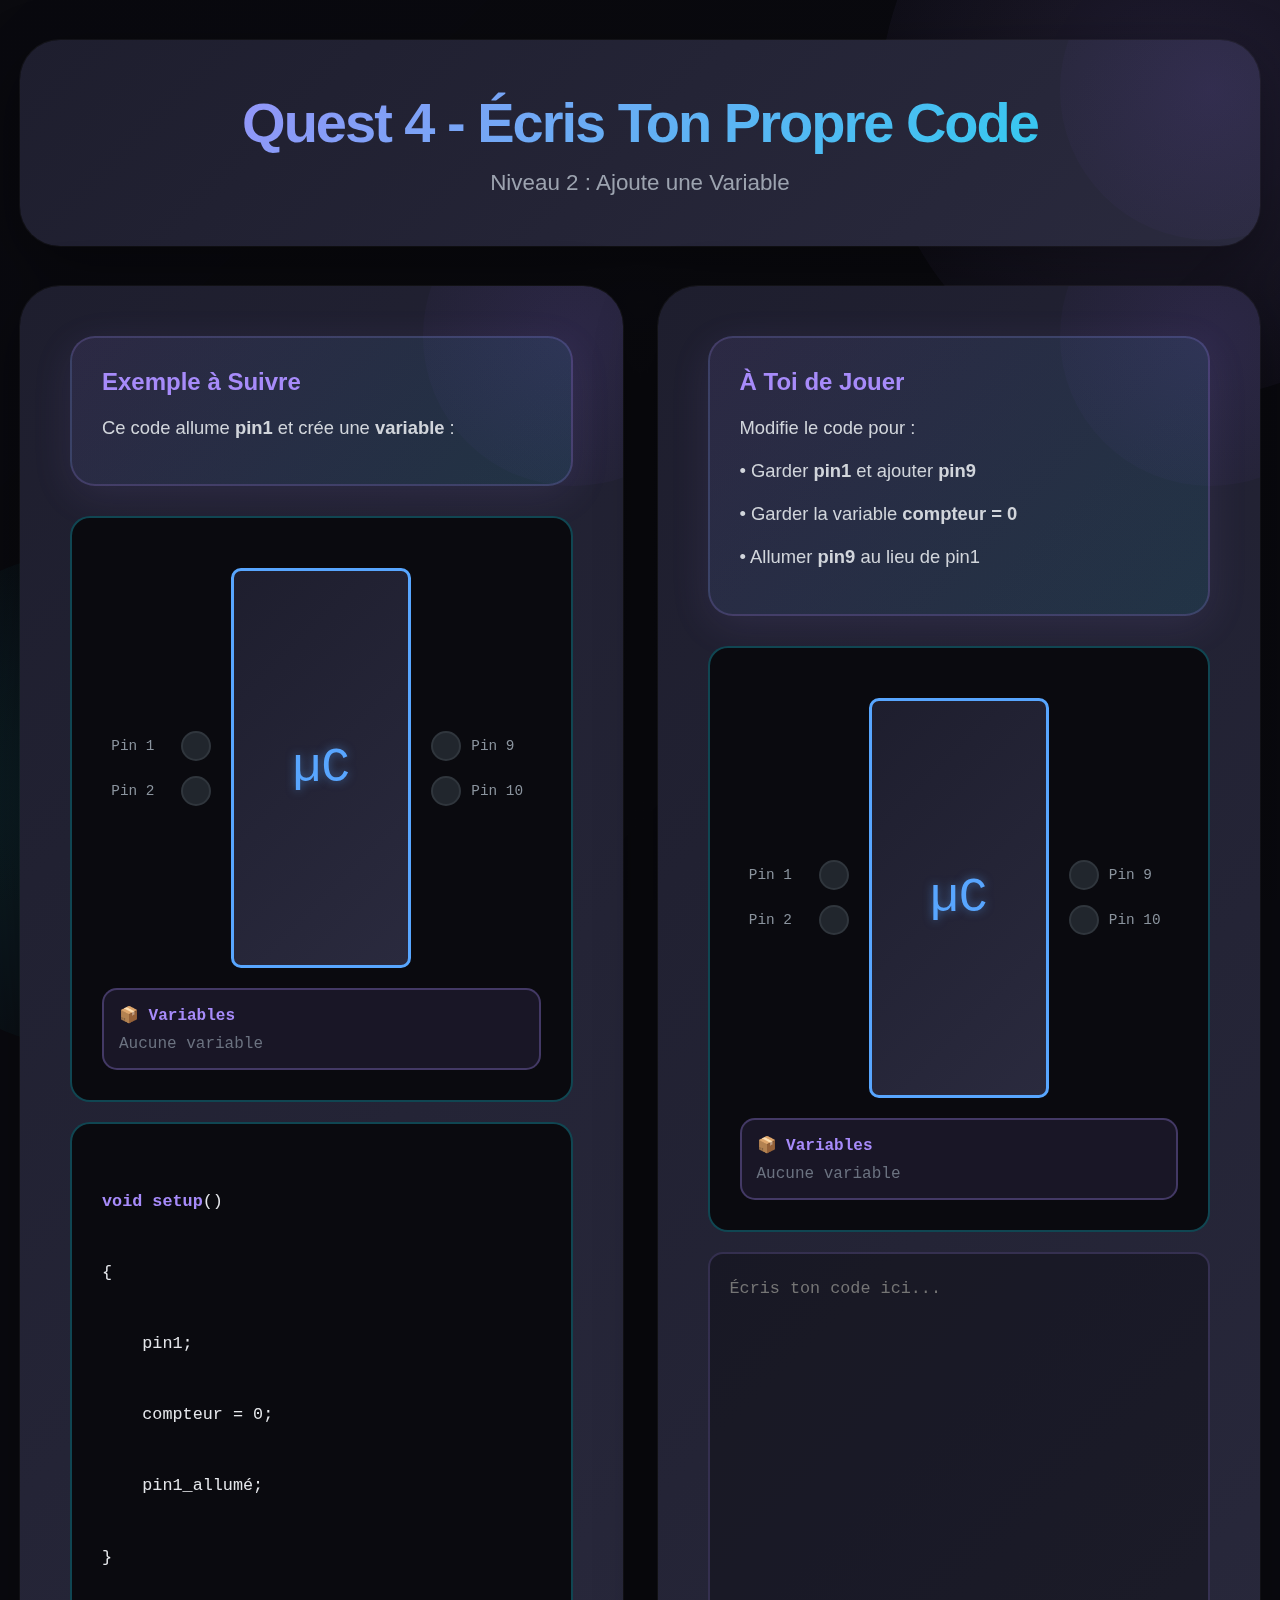
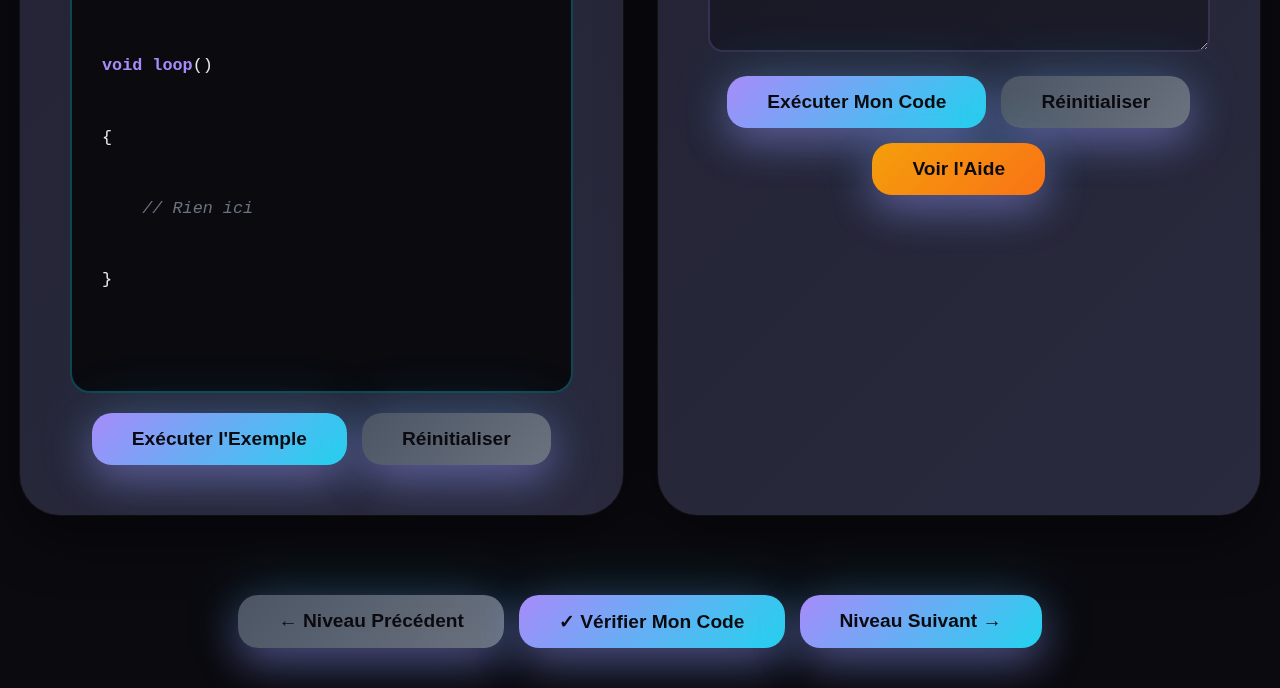
<file: index.html>
<!DOCTYPE html>
<html lang="fr">
<head>
    <meta charset="UTF-8">
    <meta name="viewport" content="width=device-width, initial-scale=1.0">
    <title>Quest 4 - Niveau 2</title>
    <link rel="stylesheet" href="css/styles.css">
</head>
<body>
    <div class="video-background">
        <video autoplay muted loop playsinline>
            <source src="https://assets.mixkit.co/videos/preview/mixkit-set-of-plateaus-seen-from-the-heights-in-a-sunset-26070-large.mp4" type="video/mp4">
        </video>
    </div>

    <div class="container">
        <div class="blob-card header">
            <h1>Quest 4 - Écris Ton Propre Code</h1>
            <div class="level-info">Niveau 2 : Ajoute une Variable</div>
        </div>

        <div class="main-grid">
            <!-- Left side: Example -->
            <div class="blob-card">
                <div class="challenge-box">
                    <h4>Exemple à Suivre</h4>
                    <p>Ce code allume <strong>pin1</strong> et crée une <strong>variable</strong> :</p>
                </div>

                <div class="microcontroller-container">
                    <div class="microcontroller">
                        <div class="pins-left">
                            <div class="pin">
                                <span class="pin-label">Pin 1</span>
                                <div class="led" id="example-led1"></div>
                            </div>
                            <div class="pin">
                                <span class="pin-label">Pin 2</span>
                                <div class="led" id="example-led2"></div>
                            </div>
                        </div>
                        
                        <div class="chip">µC</div>
                        
                        <div class="pins-right">
                            <div class="pin">
                                <div class="led" id="example-led9"></div>
                                <span class="pin-label">Pin 9</span>
                            </div>
                            <div class="pin">
                                <div class="led" id="example-led10"></div>
                                <span class="pin-label">Pin 10</span>
                            </div>
                        </div>
                    </div>
                    
                    <div class="variables-display" id="exampleVariables">
                        <h5>📦 Variables</h5>
                        <div id="exampleVarList"></div>
                    </div>
                </div>

                <div class="code-display" id="exampleCode">
<div class="code-line"><span class="keyword">void setup</span>()</div>
<div class="code-line">{</div>
<div class="code-line">    pin1;</div>
<div class="code-line">    compteur = 0;</div>
<div class="code-line">    pin1_allumé;</div>
<div class="code-line">}</div>
<div class="code-line"></div>
<div class="code-line"><span class="keyword">void loop</span>()</div>
<div class="code-line">{</div>
<div class="code-line">    <span class="comment">// Rien ici</span></div>
<div class="code-line">}</div>
                </div>

                <div class="controls">
                    <button class="btn" onclick="runExample()"><span>Exécuter l'Exemple</span></button>
                    <button class="btn btn-secondary" onclick="resetExample()"><span>Réinitialiser</span></button>
                </div>

                <div class="hint-box" id="hintBox">
                    <h5>Aide</h5>
                    <p><strong>Étape 1 :</strong> Garde la ligne <code>pin1;</code></p>
                    <p><strong>Étape 2 :</strong> Ajoute <code>pin9;</code> après pin1</p>
                    <p><strong>Étape 3 :</strong> Garde la variable <code>compteur = 0;</code></p>
                    <p><strong>Étape 4 :</strong> Change <code>pin1_allumé;</code> en <code>pin9_allumé;</code></p>
                    <p><strong>Ordre important :</strong> Déclarations de pins d'abord, puis variables, puis actions sur les pins</p>
                </div>
            </div>

            <!-- Right side: Student code -->
            <div class="blob-card">
                <div class="challenge-box">
                    <h4>À Toi de Jouer</h4>
                    <p>Modifie le code pour :</p>
                    <p>• Garder <strong>pin1</strong> et ajouter <strong>pin9</strong></p>
                    <p>• Garder la variable <strong>compteur = 0</strong></p>
                    <p>• Allumer <strong>pin9</strong> au lieu de pin1</p>
                </div>

                <div class="microcontroller-container">
                    <div class="microcontroller">
                        <div class="pins-left">
                            <div class="pin">
                                <span class="pin-label">Pin 1</span>
                                <div class="led" id="student-led1"></div>
                            </div>
                            <div class="pin">
                                <span class="pin-label">Pin 2</span>
                                <div class="led" id="student-led2"></div>
                            </div>
                        </div>
                        
                        <div class="chip">µC</div>
                        
                        <div class="pins-right">
                            <div class="pin">
                                <div class="led" id="student-led9"></div>
                                <span class="pin-label">Pin 9</span>
                            </div>
                            <div class="pin">
                                <div class="led" id="student-led10"></div>
                                <span class="pin-label">Pin 10</span>
                            </div>
                        </div>
                    </div>
                    
                    <div class="variables-display" id="studentVariables">
                        <h5>📦 Variables</h5>
                        <div id="studentVarList"></div>
                    </div>
                </div>

                <div id="studentCodeDisplay" class="code-display" style="display: none;"></div>
                <textarea class="code-editor" id="codeEditor" placeholder="Écris ton code ici..."></textarea>

                <div class="controls">
                    <button class="btn" id="btnExecute" onclick="runStudentCode()"><span>Exécuter Mon Code</span></button>
                    <button class="btn btn-stop" id="btnStop" onclick="stopExecution()"><span>⏹ Arrêter</span></button>
                    <button class="btn btn-secondary" onclick="resetStudent()"><span>Réinitialiser</span></button>
                    <button class="btn btn-hint" onclick="toggleHint()"><span>Voir l'Aide</span></button>
                </div>
            </div>
        </div>

        <div class="controls" style="margin-top: 40px;">
            <button class="btn btn-secondary" onclick="prevLevel()"><span>← Niveau Précédent</span></button>
            <button class="btn" onclick="checkCode()"><span>✓ Vérifier Mon Code</span></button>
            <button class="btn" onclick="nextLevel()"><span>Niveau Suivant →</span></button>
        </div>

        <div class="blob-card feedback-box" id="feedbackBox">
            <h4 id="feedbackTitle"></h4>
            <p id="feedbackText"></p>
        </div>
    </div>

    <!-- Load JavaScript modules in correct order -->
    <script src="js/config.js"></script>
    <script src="js/ui-manager.js"></script>
    <script src="js/code-executor.js"></script>
    <script src="js/validator.js"></script>
    <script src="js/main.js"></script>
</body>
</html>
</file>
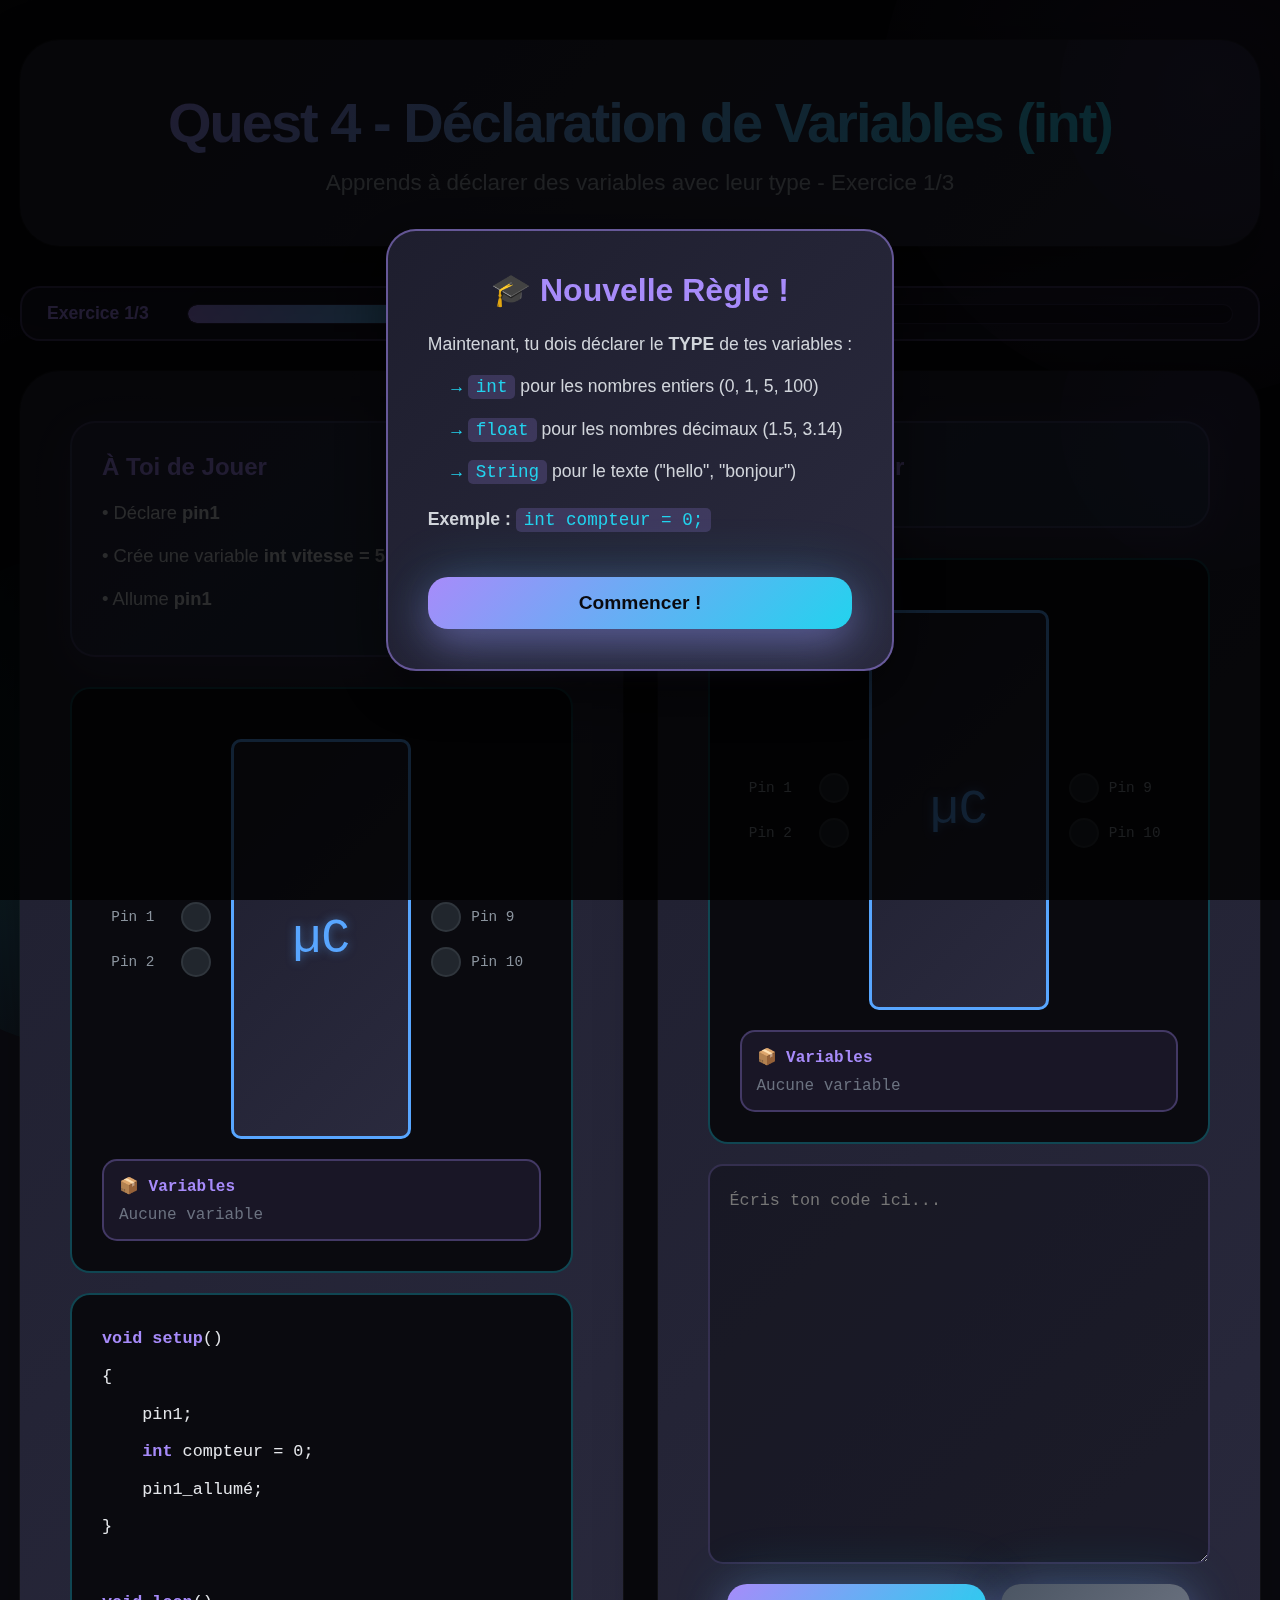
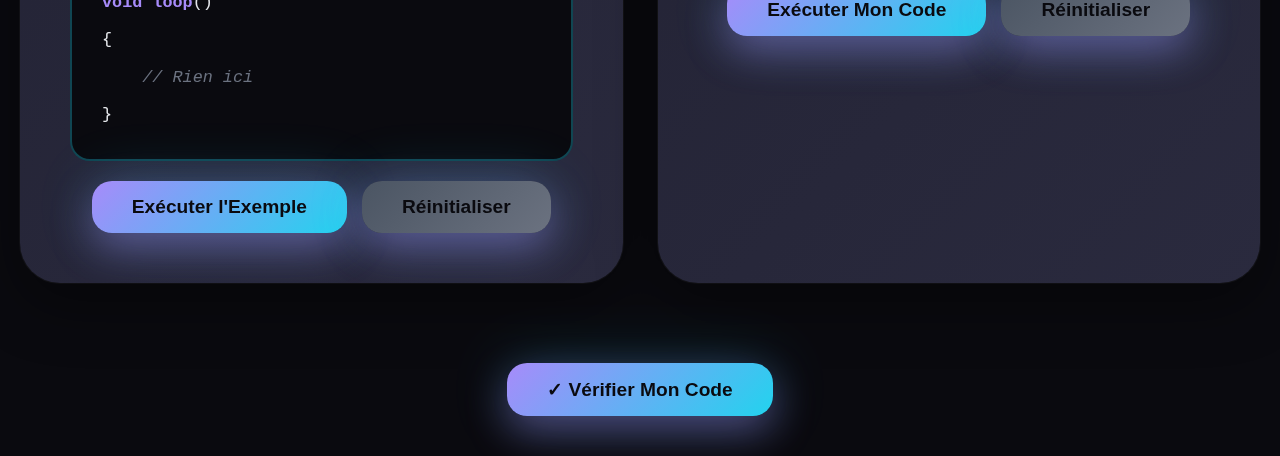
<file: niveau1.html>
<!DOCTYPE html>
<html lang="fr">
<head>
    <meta charset="UTF-8">
    <meta name="viewport" content="width=device-width, initial-scale=1.0">
    <title>Quest 4 - Niveau 1</title>
    <link rel="stylesheet" href="css/styles.css">
    <style>
        /* Progress Bar Styles */
        .progress-container {
            background: rgba(167, 139, 250, 0.1);
            border: 2px solid rgba(167, 139, 250, 0.3);
            border-radius: 20px;
            padding: 15px 25px;
            margin-bottom: 30px;
            display: flex;
            align-items: center;
            gap: 20px;
        }

        .progress-label {
            color: #a78bfa;
            font-weight: 700;
            font-size: 1.1em;
            min-width: 120px;
        }

        .progress-bar-bg {
            flex: 1;
            height: 20px;
            background: rgba(0, 0, 0, 0.3);
            border-radius: 10px;
            overflow: hidden;
            border: 1px solid rgba(167, 139, 250, 0.2);
        }

        .progress-bar-fill {
            height: 100%;
            background: linear-gradient(90deg, #a78bfa, #22d3ee);
            border-radius: 10px;
            transition: width 0.5s ease;
            box-shadow: 0 0 10px rgba(167, 139, 250, 0.5);
            width: 33.33%;
        }

        /* Popup Modal Styles */
        .popup-overlay {
            position: fixed;
            top: 0;
            left: 0;
            width: 100%;
            height: 100%;
            background: rgba(0, 0, 0, 0.8);
            z-index: 1000;
            display: none;
            align-items: center;
            justify-content: center;
        }

        .popup-overlay.visible {
            display: flex;
            animation: fadeIn 0.3s ease-out;
        }

        .popup-content {
            background: linear-gradient(135deg, #1e1e2e 0%, #2a2a3e 100%);
            border: 2px solid rgba(167, 139, 250, 0.5);
            border-radius: 30px;
            padding: 40px;
            max-width: 600px;
            box-shadow: 0 20px 60px rgba(0, 0, 0, 0.5);
            position: relative;
        }

        .popup-content h3 {
            color: #a78bfa;
            font-size: 2em;
            margin-bottom: 20px;
            text-align: center;
        }

        .popup-content p, .popup-content li {
            color: #d1d5db;
            font-size: 1.1em;
            line-height: 1.8;
            margin-bottom: 10px;
        }

        .popup-content ul {
            list-style-type: none;
            padding-left: 0;
        }

        .popup-content li {
            padding-left: 20px;
            position: relative;
        }

        .popup-content li:before {
            content: "→";
            position: absolute;
            left: 0;
            color: #22d3ee;
        }

        .popup-content code {
            background: rgba(167, 139, 250, 0.2);
            padding: 2px 8px;
            border-radius: 5px;
            color: #22d3ee;
            font-family: 'Courier New', monospace;
        }

        .popup-close-btn {
            margin-top: 30px;
            width: 100%;
        }

        /* Success Animation */
        .success-message {
            position: fixed;
            top: 50%;
            left: 50%;
            transform: translate(-50%, -50%) scale(0);
            background: linear-gradient(135deg, #10b981, #059669);
            color: white;
            padding: 30px 50px;
            border-radius: 20px;
            font-size: 2em;
            font-weight: 800;
            z-index: 2000;
            box-shadow: 0 20px 60px rgba(16, 185, 129, 0.5);
            opacity: 0;
        }

        .success-message.show {
            animation: successPop 2s ease-out forwards;
        }

        @keyframes successPop {
            0% {
                transform: translate(-50%, -50%) scale(0);
                opacity: 0;
            }
            20% {
                transform: translate(-50%, -50%) scale(1.2);
                opacity: 1;
            }
            80% {
                transform: translate(-50%, -50%) scale(1);
                opacity: 1;
            }
            100% {
                transform: translate(-50%, -50%) scale(0.8);
                opacity: 0;
            }
        }
    </style>
</head>
<body>
    <div class="video-background">
        <video autoplay muted loop playsinline>
            <source src="https://assets.mixkit.co/videos/preview/mixkit-set-of-plateaus-seen-from-the-heights-in-a-sunset-26070-large.mp4" type="video/mp4">
        </video>
    </div>

    <div class="container">
        <div class="blob-card header">
            <h1>Quest 4 - Déclaration de Variables</h1>
            <div class="level-info">Apprends à déclarer des variables avec leur type - Exercice 1/3</div>
        </div>

        <!-- Progress Bar -->
        <div class="progress-container">
            <div class="progress-label" id="progressText">Exercice 1/3</div>
            <div class="progress-bar-bg">
                <div class="progress-bar-fill" id="progressBar"></div>
            </div>
        </div>

        <div class="main-grid">
            <!-- Left side: Example -->
            <div class="blob-card">
                <div class="challenge-box">
                    <h4>Exemple à Suivre</h4>
                    <p>Ce code utilise une variable <strong>int</strong> :</p>
                </div>

                <div class="microcontroller-container">
                    <div class="microcontroller">
                        <div class="pins-left">
                            <div class="pin">
                                <span class="pin-label">Pin 1</span>
                                <div class="led" id="example-led1"></div>
                            </div>
                            <div class="pin">
                                <span class="pin-label">Pin 2</span>
                                <div class="led" id="example-led2"></div>
                            </div>
                        </div>
                        
                        <div class="chip">µC</div>
                        
                        <div class="pins-right">
                            <div class="pin">
                                <div class="led" id="example-led9"></div>
                                <span class="pin-label">Pin 9</span>
                            </div>
                            <div class="pin">
                                <div class="led" id="example-led10"></div>
                                <span class="pin-label">Pin 10</span>
                            </div>
                        </div>
                    </div>
                    
                    <div class="variables-display" id="exampleVariables">
                        <h5>📦 Variables</h5>
                        <div id="exampleVarList"></div>
                    </div>
                </div>

                <div class="code-display" id="exampleCode">
                    <!-- Will be populated by JavaScript -->
                </div>

                <div class="controls">
                    <button class="btn" onclick="runExample()"><span>Exécuter l'Exemple</span></button>
                    <button class="btn btn-secondary" onclick="resetExample()"><span>Réinitialiser</span></button>
                </div>
            </div>

            <!-- Right side: Student code -->
            <div class="blob-card">
                <div class="challenge-box">
                    <h4>À Toi de Jouer</h4>
                    <!-- Instructions will be populated by JavaScript -->
                </div>

                <div class="microcontroller-container">
                    <div class="microcontroller">
                        <div class="pins-left">
                            <div class="pin">
                                <span class="pin-label">Pin 1</span>
                                <div class="led" id="student-led1"></div>
                            </div>
                            <div class="pin">
                                <span class="pin-label">Pin 2</span>
                                <div class="led" id="student-led2"></div>
                            </div>
                        </div>
                        
                        <div class="chip">µC</div>
                        
                        <div class="pins-right">
                            <div class="pin">
                                <div class="led" id="student-led9"></div>
                                <span class="pin-label">Pin 9</span>
                            </div>
                            <div class="pin">
                                <div class="led" id="student-led10"></div>
                                <span class="pin-label">Pin 10</span>
                            </div>
                        </div>
                    </div>
                    
                    <div class="variables-display" id="studentVariables">
                        <h5>📦 Variables</h5>
                        <div id="studentVarList"></div>
                    </div>
                </div>

                <div id="studentCodeDisplay" class="code-display" style="display: none;"></div>
                <textarea class="code-editor" id="codeEditor" placeholder="Écris ton code ici..."></textarea>

                <div class="controls">
                    <button class="btn" id="btnExecute" onclick="runStudentCode()"><span>Exécuter Mon Code</span></button>
                    <button class="btn btn-stop" id="btnStop" onclick="stopExecution()"><span>⏹ Arrêter</span></button>
                    <button class="btn btn-secondary" onclick="resetStudent()"><span>Réinitialiser</span></button>
                </div>
            </div>
        </div>

        <div class="controls" style="margin-top: 40px;">
            <button class="btn" onclick="checkCode()"><span>✓ Vérifier Mon Code</span></button>
        </div>

        <div class="blob-card feedback-box" id="feedbackBox">
            <h4 id="feedbackTitle"></h4>
            <p id="feedbackText"></p>
        </div>
    </div>

    <!-- Rule Popup -->
    <div class="popup-overlay" id="rulePopup">
        <div class="popup-content">
            <h3 id="popupTitle">Nouvelle Règle</h3>
            <div id="popupContent"></div>
            <button class="btn popup-close-btn" onclick="closePopup()"><span>Commencer !</span></button>
        </div>
    </div>

    <!-- Success Message -->
    <div class="success-message" id="successMessage">
        ✓ Excellent !
    </div>

    <!-- Load JavaScript modules in correct order -->
    <script src="js/config.js"></script>
    <script src="js/level-configs.js"></script>
    <script src="js/ui-manager.js"></script>
    <script src="js/code-executor.js"></script>
    <script src="js/validator.js"></script>
    <script src="js/main.js"></script>
    
    <script>
        // Initialize level on page load
        document.addEventListener('DOMContentLoaded', function() {
            loadCurrentExercise();
        });
    </script>
</body>
</html>
</file>
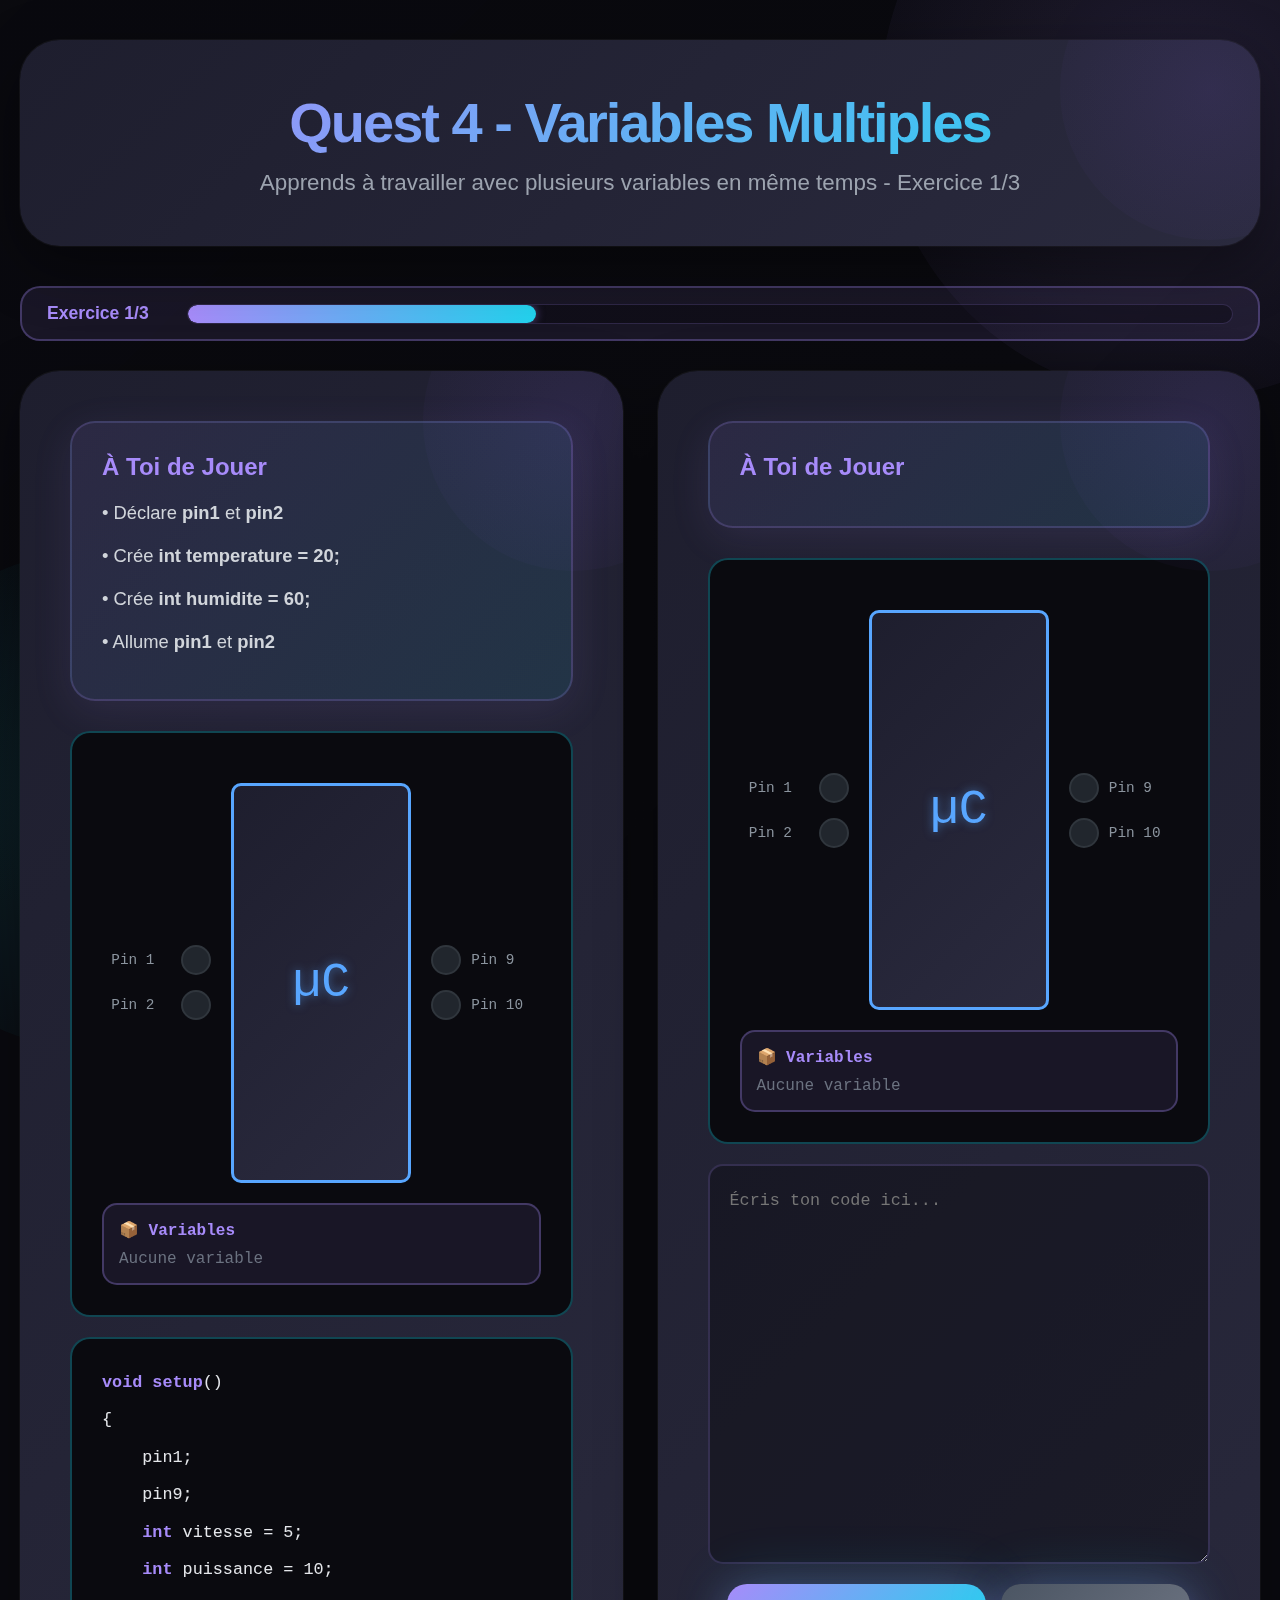
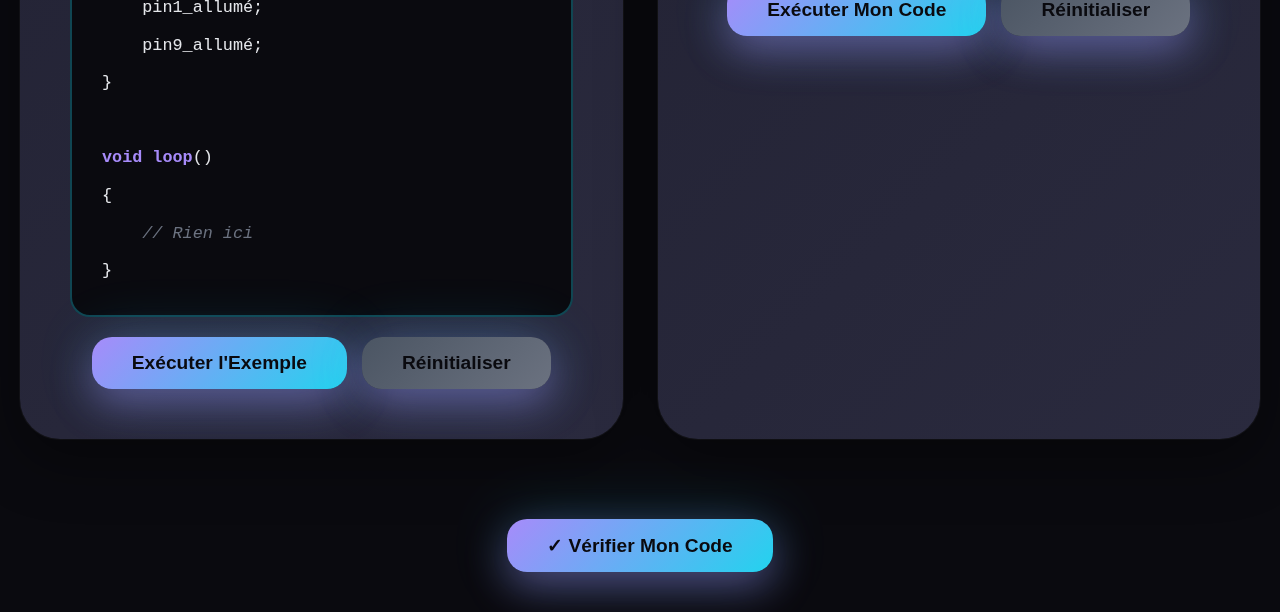
<file: niveau2.html>
<!DOCTYPE html>
<html lang="fr">
<head>
    <meta charset="UTF-8">
    <meta name="viewport" content="width=device-width, initial-scale=1.0">
    <title>Quest 4 - Niveau 2</title>
    <link rel="stylesheet" href="css/styles.css">
    <style>
        /* Progress Bar Styles */
        .progress-container {
            background: rgba(167, 139, 250, 0.1);
            border: 2px solid rgba(167, 139, 250, 0.3);
            border-radius: 20px;
            padding: 15px 25px;
            margin-bottom: 30px;
            display: flex;
            align-items: center;
            gap: 20px;
        }

        .progress-label {
            color: #a78bfa;
            font-weight: 700;
            font-size: 1.1em;
            min-width: 120px;
        }

        .progress-bar-bg {
            flex: 1;
            height: 20px;
            background: rgba(0, 0, 0, 0.3);
            border-radius: 10px;
            overflow: hidden;
            border: 1px solid rgba(167, 139, 250, 0.2);
        }

        .progress-bar-fill {
            height: 100%;
            background: linear-gradient(90deg, #a78bfa, #22d3ee);
            border-radius: 10px;
            transition: width 0.5s ease;
            box-shadow: 0 0 10px rgba(167, 139, 250, 0.5);
            width: 33.33%;
        }

        /* Popup Modal Styles */
        .popup-overlay {
            position: fixed;
            top: 0;
            left: 0;
            width: 100%;
            height: 100%;
            background: rgba(0, 0, 0, 0.8);
            z-index: 1000;
            display: none;
            align-items: center;
            justify-content: center;
        }

        .popup-overlay.visible {
            display: flex;
            animation: fadeIn 0.3s ease-out;
        }

        .popup-content {
            background: linear-gradient(135deg, #1e1e2e 0%, #2a2a3e 100%);
            border: 2px solid rgba(167, 139, 250, 0.5);
            border-radius: 30px;
            padding: 40px;
            max-width: 600px;
            box-shadow: 0 20px 60px rgba(0, 0, 0, 0.5);
            position: relative;
        }

        .popup-content h3 {
            color: #a78bfa;
            font-size: 2em;
            margin-bottom: 20px;
            text-align: center;
        }

        .popup-content p, .popup-content li {
            color: #d1d5db;
            font-size: 1.1em;
            line-height: 1.8;
            margin-bottom: 10px;
        }

        .popup-content ul {
            list-style-type: none;
            padding-left: 0;
        }

        .popup-content li {
            padding-left: 20px;
            position: relative;
        }

        .popup-content li:before {
            content: "→";
            position: absolute;
            left: 0;
            color: #22d3ee;
        }

        .popup-content code {
            background: rgba(167, 139, 250, 0.2);
            padding: 2px 8px;
            border-radius: 5px;
            color: #22d3ee;
            font-family: 'Courier New', monospace;
        }

        .popup-close-btn {
            margin-top: 30px;
            width: 100%;
        }

        /* Success Animation */
        .success-message {
            position: fixed;
            top: 50%;
            left: 50%;
            transform: translate(-50%, -50%) scale(0);
            background: linear-gradient(135deg, #10b981, #059669);
            color: white;
            padding: 30px 50px;
            border-radius: 20px;
            font-size: 2em;
            font-weight: 800;
            z-index: 2000;
            box-shadow: 0 20px 60px rgba(16, 185, 129, 0.5);
            opacity: 0;
        }

        .success-message.show {
            animation: successPop 2s ease-out forwards;
        }

        @keyframes successPop {
            0% {
                transform: translate(-50%, -50%) scale(0);
                opacity: 0;
            }
            20% {
                transform: translate(-50%, -50%) scale(1.2);
                opacity: 1;
            }
            80% {
                transform: translate(-50%, -50%) scale(1);
                opacity: 1;
            }
            100% {
                transform: translate(-50%, -50%) scale(0.8);
                opacity: 0;
            }
        }
    </style>
</head>
<body>
    <div class="video-background">
        <video autoplay muted loop playsinline>
            <source src="https://assets.mixkit.co/videos/preview/mixkit-set-of-plateaus-seen-from-the-heights-in-a-sunset-26070-large.mp4" type="video/mp4">
        </video>
    </div>

    <div class="container">
        <div class="blob-card header">
            <h1>Quest 4 - Variables Multiples</h1>
            <div class="level-info">Apprends à travailler avec plusieurs variables en même temps - Exercice 1/3</div>
        </div>

        <!-- Progress Bar -->
        <div class="progress-container">
            <div class="progress-label" id="progressText">Exercice 1/3</div>
            <div class="progress-bar-bg">
                <div class="progress-bar-fill" id="progressBar"></div>
            </div>
        </div>

        <div class="main-grid">
            <!-- Left side: Example -->
            <div class="blob-card">
                <div class="challenge-box">
                    <h4>Exemple à Suivre</h4>
                    <p>Ce code utilise plusieurs variables <strong>int</strong> :</p>
                </div>

                <div class="microcontroller-container">
                    <div class="microcontroller">
                        <div class="pins-left">
                            <div class="pin">
                                <span class="pin-label">Pin 1</span>
                                <div class="led" id="example-led1"></div>
                            </div>
                            <div class="pin">
                                <span class="pin-label">Pin 2</span>
                                <div class="led" id="example-led2"></div>
                            </div>
                        </div>
                        
                        <div class="chip">µC</div>
                        
                        <div class="pins-right">
                            <div class="pin">
                                <div class="led" id="example-led9"></div>
                                <span class="pin-label">Pin 9</span>
                            </div>
                            <div class="pin">
                                <div class="led" id="example-led10"></div>
                                <span class="pin-label">Pin 10</span>
                            </div>
                        </div>
                    </div>
                    
                    <div class="variables-display" id="exampleVariables">
                        <h5>📦 Variables</h5>
                        <div id="exampleVarList"></div>
                    </div>
                </div>

                <div class="code-display" id="exampleCode">
                    <!-- Will be populated by JavaScript -->
                </div>

                <div class="controls">
                    <button class="btn" onclick="runExample()"><span>Exécuter l'Exemple</span></button>
                    <button class="btn btn-secondary" onclick="resetExample()"><span>Réinitialiser</span></button>
                </div>
            </div>

            <!-- Right side: Student code -->
            <div class="blob-card">
                <div class="challenge-box">
                    <h4>À Toi de Jouer</h4>
                    <!-- Instructions will be populated by JavaScript -->
                </div>

                <div class="microcontroller-container">
                    <div class="microcontroller">
                        <div class="pins-left">
                            <div class="pin">
                                <span class="pin-label">Pin 1</span>
                                <div class="led" id="student-led1"></div>
                            </div>
                            <div class="pin">
                                <span class="pin-label">Pin 2</span>
                                <div class="led" id="student-led2"></div>
                            </div>
                        </div>
                        
                        <div class="chip">µC</div>
                        
                        <div class="pins-right">
                            <div class="pin">
                                <div class="led" id="student-led9"></div>
                                <span class="pin-label">Pin 9</span>
                            </div>
                            <div class="pin">
                                <div class="led" id="student-led10"></div>
                                <span class="pin-label">Pin 10</span>
                            </div>
                        </div>
                    </div>
                    
                    <div class="variables-display" id="studentVariables">
                        <h5>📦 Variables</h5>
                        <div id="studentVarList"></div>
                    </div>
                </div>

                <div id="studentCodeDisplay" class="code-display" style="display: none;"></div>
                <textarea class="code-editor" id="codeEditor" placeholder="Écris ton code ici..."></textarea>

                <div class="controls">
                    <button class="btn" id="btnExecute" onclick="runStudentCode()"><span>Exécuter Mon Code</span></button>
                    <button class="btn btn-stop" id="btnStop" onclick="stopExecution()"><span>⏹ Arrêter</span></button>
                    <button class="btn btn-secondary" onclick="resetStudent()"><span>Réinitialiser</span></button>
                </div>
            </div>
        </div>

        <div class="controls" style="margin-top: 40px;">
            <button class="btn" onclick="checkCode()"><span>✓ Vérifier Mon Code</span></button>
        </div>

        <div class="blob-card feedback-box" id="feedbackBox">
            <h4 id="feedbackTitle"></h4>
            <p id="feedbackText"></p>
        </div>
    </div>

    <!-- Rule Popup -->
    <div class="popup-overlay" id="rulePopup">
        <div class="popup-content">
            <h3 id="popupTitle">Nouvelle Règle</h3>
            <div id="popupContent"></div>
            <button class="btn popup-close-btn" onclick="closePopup()"><span>Commencer !</span></button>
        </div>
    </div>

    <!-- Success Message -->
    <div class="success-message" id="successMessage">
        ✓ Excellent !
    </div>

    <!-- Load JavaScript modules in correct order -->
    <script src="js/config.js"></script>
    <script src="js/level-configs.js"></script>
    <script src="js/ui-manager.js"></script>
    <script src="js/code-executor.js"></script>
    <script src="js/validator.js"></script>
    <script src="js/main.js"></script>
    
    <script>
        // Set current level to niveau2
        currentLevel = 'niveau2';
        
        // Initialize level on page load
        document.addEventListener('DOMContentLoaded', function() {
            loadCurrentExercise();
        });
    </script>
</body>
</html>
</file>
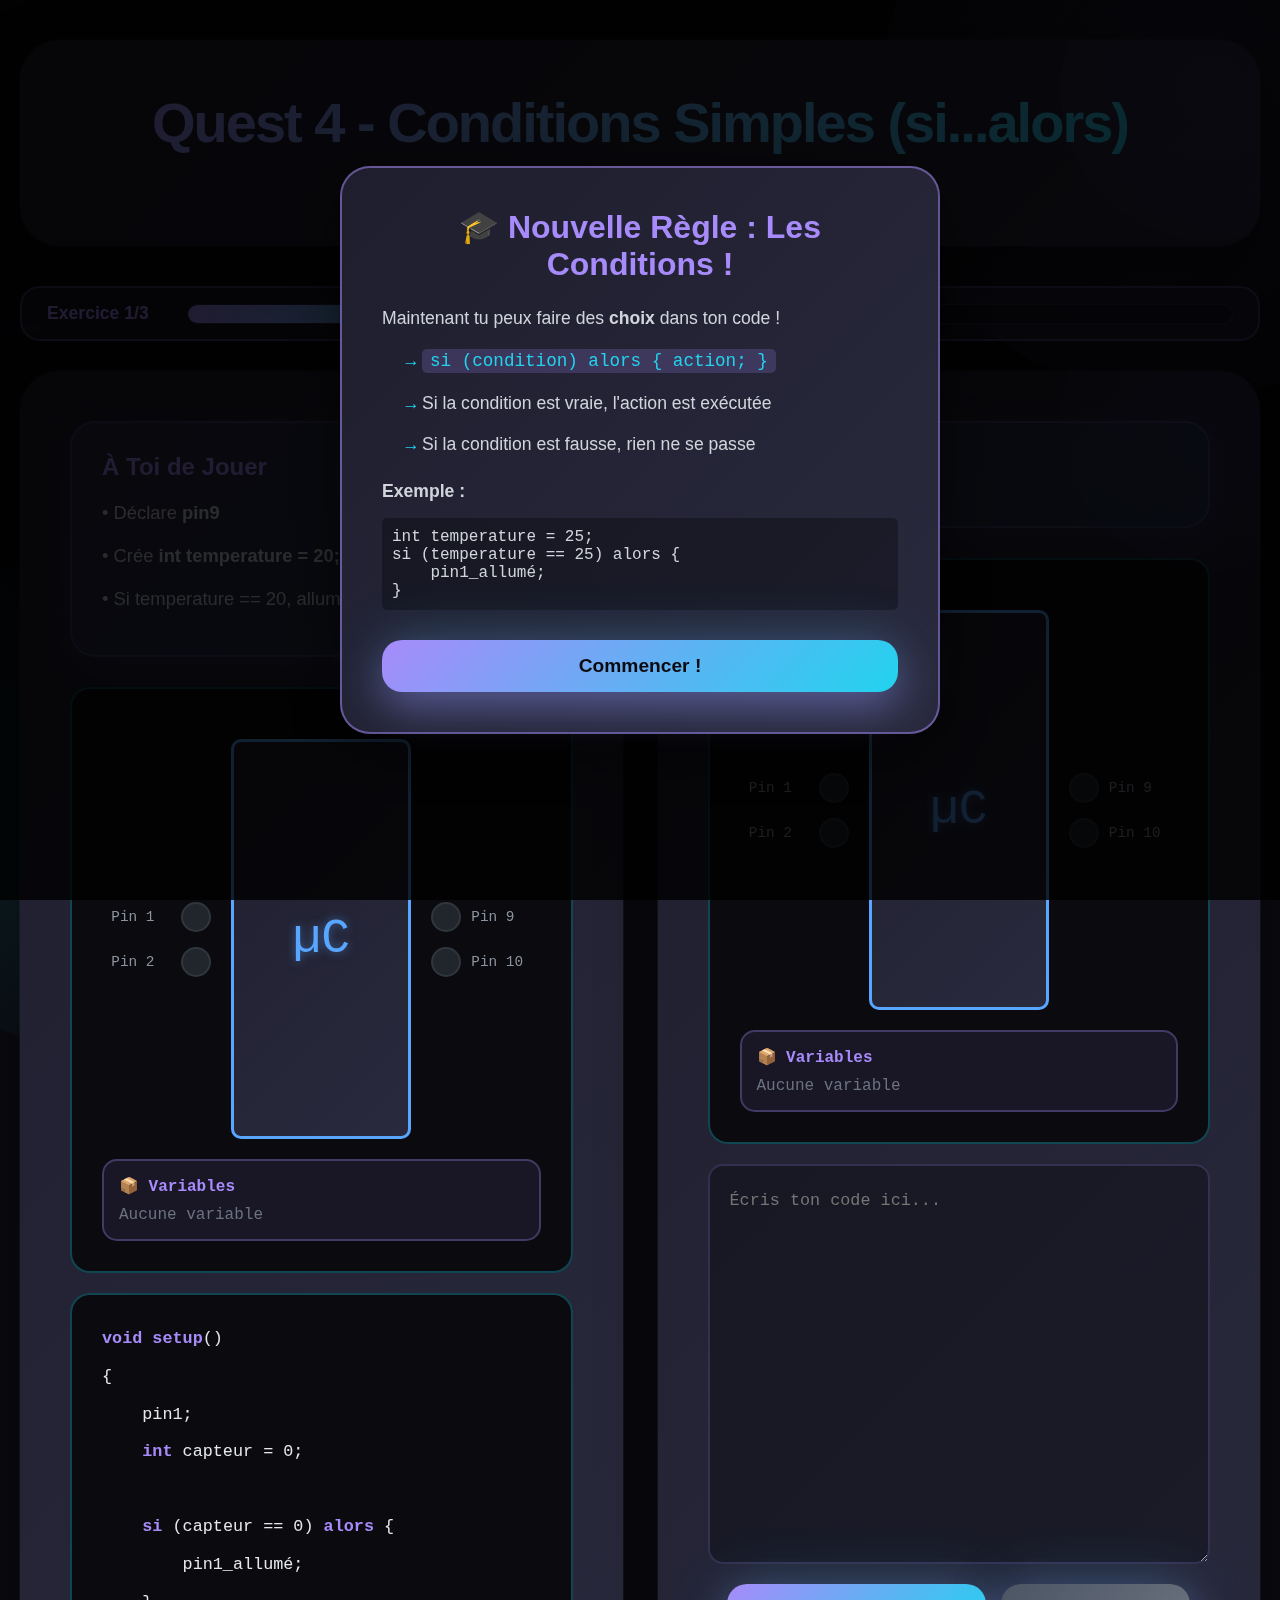
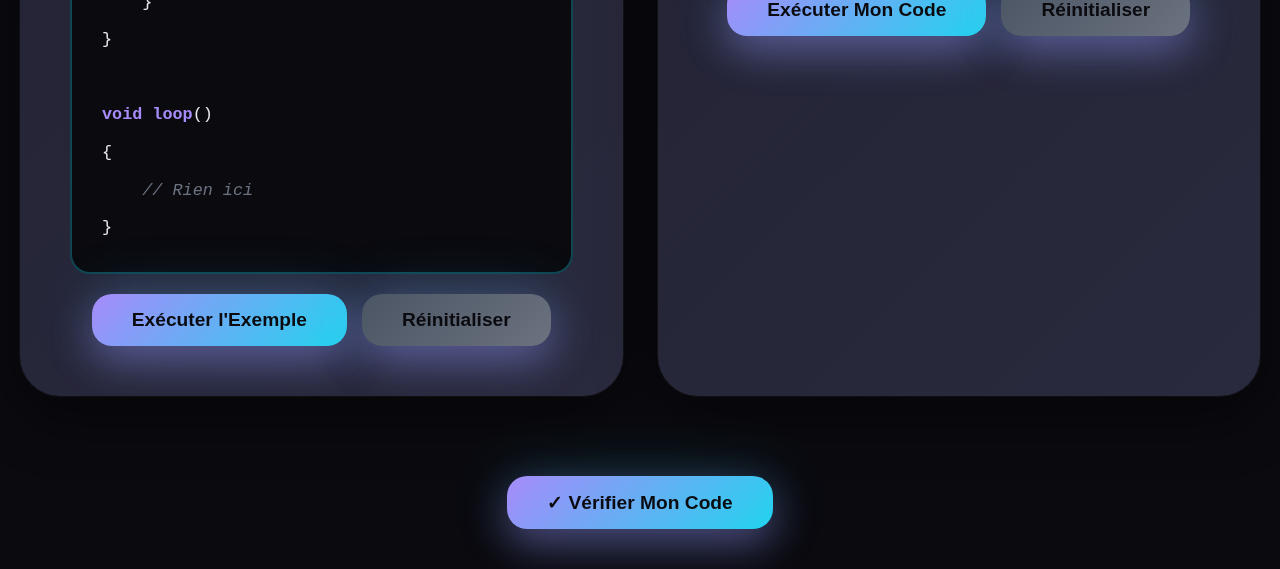
<file: niveau3.html>
<!DOCTYPE html>
<html lang="fr">
<head>
    <meta charset="UTF-8">
    <meta name="viewport" content="width=device-width, initial-scale=1.0">
    <title>Quest 4 - Niveau 3</title>
    <link rel="stylesheet" href="css/styles.css">
    <style>
        /* Progress Bar Styles */
        .progress-container {
            background: rgba(167, 139, 250, 0.1);
            border: 2px solid rgba(167, 139, 250, 0.3);
            border-radius: 20px;
            padding: 15px 25px;
            margin-bottom: 30px;
            display: flex;
            align-items: center;
            gap: 20px;
        }

        .progress-label {
            color: #a78bfa;
            font-weight: 700;
            font-size: 1.1em;
            min-width: 120px;
        }

        .progress-bar-bg {
            flex: 1;
            height: 20px;
            background: rgba(0, 0, 0, 0.3);
            border-radius: 10px;
            overflow: hidden;
            border: 1px solid rgba(167, 139, 250, 0.2);
        }

        .progress-bar-fill {
            height: 100%;
            background: linear-gradient(90deg, #a78bfa, #22d3ee);
            border-radius: 10px;
            transition: width 0.5s ease;
            box-shadow: 0 0 10px rgba(167, 139, 250, 0.5);
            width: 33.33%;
        }

        /* Popup Modal Styles */
        .popup-overlay {
            position: fixed;
            top: 0;
            left: 0;
            width: 100%;
            height: 100%;
            background: rgba(0, 0, 0, 0.8);
            z-index: 1000;
            display: none;
            align-items: center;
            justify-content: center;
        }

        .popup-overlay.visible {
            display: flex;
            animation: fadeIn 0.3s ease-out;
        }

        .popup-content {
            background: linear-gradient(135deg, #1e1e2e 0%, #2a2a3e 100%);
            border: 2px solid rgba(167, 139, 250, 0.5);
            border-radius: 30px;
            padding: 40px;
            max-width: 600px;
            box-shadow: 0 20px 60px rgba(0, 0, 0, 0.5);
            position: relative;
        }

        .popup-content h3 {
            color: #a78bfa;
            font-size: 2em;
            margin-bottom: 20px;
            text-align: center;
        }

        .popup-content p, .popup-content li {
            color: #d1d5db;
            font-size: 1.1em;
            line-height: 1.8;
            margin-bottom: 10px;
        }

        .popup-content ul {
            list-style-type: none;
            padding-left: 0;
        }

        .popup-content li {
            padding-left: 20px;
            position: relative;
        }

        .popup-content li:before {
            content: "→";
            position: absolute;
            left: 0;
            color: #22d3ee;
        }

        .popup-content code {
            background: rgba(167, 139, 250, 0.2);
            padding: 2px 8px;
            border-radius: 5px;
            color: #22d3ee;
            font-family: 'Courier New', monospace;
        }

        .popup-content pre {
            background: rgba(0, 0, 0, 0.3);
            padding: 15px;
            border-radius: 8px;
            overflow-x: auto;
        }

        .popup-content pre code {
            background: none;
            padding: 0;
            display: block;
            color: #d1d5db;
        }

        .popup-close-btn {
            margin-top: 30px;
            width: 100%;
        }

        /* Success Animation */
        .success-message {
            position: fixed;
            top: 50%;
            left: 50%;
            transform: translate(-50%, -50%) scale(0);
            background: linear-gradient(135deg, #10b981, #059669);
            color: white;
            padding: 30px 50px;
            border-radius: 20px;
            font-size: 2em;
            font-weight: 800;
            z-index: 2000;
            box-shadow: 0 20px 60px rgba(16, 185, 129, 0.5);
            opacity: 0;
        }

        .success-message.show {
            animation: successPop 2s ease-out forwards;
        }

        @keyframes successPop {
            0% {
                transform: translate(-50%, -50%) scale(0);
                opacity: 0;
            }
            20% {
                transform: translate(-50%, -50%) scale(1.2);
                opacity: 1;
            }
            80% {
                transform: translate(-50%, -50%) scale(1);
                opacity: 1;
            }
            100% {
                transform: translate(-50%, -50%) scale(0.8);
                opacity: 0;
            }
        }
    </style>
</head>
<body>
    <div class="video-background">
        <video autoplay muted loop playsinline>
            <source src="https://assets.mixkit.co/videos/preview/mixkit-set-of-plateaus-seen-from-the-heights-in-a-sunset-26070-large.mp4" type="video/mp4">
        </video>
    </div>

    <div class="container">
        <div class="blob-card header">
            <h1>Quest 4 - Conditions Simples</h1>
            <div class="level-info">Apprends à faire des choix dans ton code - Exercice 1/3</div>
        </div>

        <!-- Progress Bar -->
        <div class="progress-container">
            <div class="progress-label" id="progressText">Exercice 1/3</div>
            <div class="progress-bar-bg">
                <div class="progress-bar-fill" id="progressBar"></div>
            </div>
        </div>

        <div class="main-grid">
            <!-- Left side: Example -->
            <div class="blob-card">
                <div class="challenge-box">
                    <h4>Exemple à Suivre</h4>
                    <p>Ce code utilise une <strong>condition</strong> :</p>
                </div>

                <div class="microcontroller-container">
                    <div class="microcontroller">
                        <div class="pins-left">
                            <div class="pin">
                                <span class="pin-label">Pin 1</span>
                                <div class="led" id="example-led1"></div>
                            </div>
                            <div class="pin">
                                <span class="pin-label">Pin 2</span>
                                <div class="led" id="example-led2"></div>
                            </div>
                        </div>
                        
                        <div class="chip">µC</div>
                        
                        <div class="pins-right">
                            <div class="pin">
                                <div class="led" id="example-led9"></div>
                                <span class="pin-label">Pin 9</span>
                            </div>
                            <div class="pin">
                                <div class="led" id="example-led10"></div>
                                <span class="pin-label">Pin 10</span>
                            </div>
                        </div>
                    </div>
                    
                    <div class="variables-display" id="exampleVariables">
                        <h5>📦 Variables</h5>
                        <div id="exampleVarList"></div>
                    </div>
                </div>

                <div class="code-display" id="exampleCode">
                    <!-- Will be populated by JavaScript -->
                </div>

                <div class="controls">
                    <button class="btn" onclick="runExample()"><span>Exécuter l'Exemple</span></button>
                    <button class="btn btn-secondary" onclick="resetExample()"><span>Réinitialiser</span></button>
                </div>
            </div>

            <!-- Right side: Student code -->
            <div class="blob-card">
                <div class="challenge-box">
                    <h4>À Toi de Jouer</h4>
                    <!-- Instructions will be populated by JavaScript -->
                </div>

                <div class="microcontroller-container">
                    <div class="microcontroller">
                        <div class="pins-left">
                            <div class="pin">
                                <span class="pin-label">Pin 1</span>
                                <div class="led" id="student-led1"></div>
                            </div>
                            <div class="pin">
                                <span class="pin-label">Pin 2</span>
                                <div class="led" id="student-led2"></div>
                            </div>
                        </div>
                        
                        <div class="chip">µC</div>
                        
                        <div class="pins-right">
                            <div class="pin">
                                <div class="led" id="student-led9"></div>
                                <span class="pin-label">Pin 9</span>
                            </div>
                            <div class="pin">
                                <div class="led" id="student-led10"></div>
                                <span class="pin-label">Pin 10</span>
                            </div>
                        </div>
                    </div>
                    
                    <div class="variables-display" id="studentVariables">
                        <h5>📦 Variables</h5>
                        <div id="studentVarList"></div>
                    </div>
                </div>

                <div id="studentCodeDisplay" class="code-display" style="display: none;"></div>
                <textarea class="code-editor" id="codeEditor" placeholder="Écris ton code ici..."></textarea>

                <div class="controls">
                    <button class="btn" id="btnExecute" onclick="runStudentCode()"><span>Exécuter Mon Code</span></button>
                    <button class="btn btn-stop" id="btnStop" onclick="stopExecution()"><span>⏹ Arrêter</span></button>
                    <button class="btn btn-secondary" onclick="resetStudent()"><span>Réinitialiser</span></button>
                </div>
            </div>
        </div>

        <div class="controls" style="margin-top: 40px;">
            <button class="btn" onclick="checkCode()"><span>✓ Vérifier Mon Code</span></button>
        </div>

        <div class="blob-card feedback-box" id="feedbackBox">
            <h4 id="feedbackTitle"></h4>
            <p id="feedbackText"></p>
        </div>
    </div>

    <!-- Rule Popup -->
    <div class="popup-overlay" id="rulePopup">
        <div class="popup-content">
            <h3 id="popupTitle">Nouvelle Règle</h3>
            <div id="popupContent"></div>
            <button class="btn popup-close-btn" onclick="closePopup()"><span>Commencer !</span></button>
        </div>
    </div>

    <!-- Success Message -->
    <div class="success-message" id="successMessage">
        ✓ Excellent !
    </div>

    <!-- Load JavaScript modules in correct order -->
    <script src="js/config.js"></script>
    <script src="js/level-configs.js"></script>
    <script src="js/ui-manager.js"></script>
    <script src="js/code-executor.js"></script>
    <script src="js/validator.js"></script>
    <script src="js/main.js"></script>
    
    <script>
        // Set current level to niveau3
        currentLevel = 'niveau3';
        
        // Initialize level on page load
        document.addEventListener('DOMContentLoaded', function() {
            loadCurrentExercise();
        });
    </script>
</body>
</html>
</file>
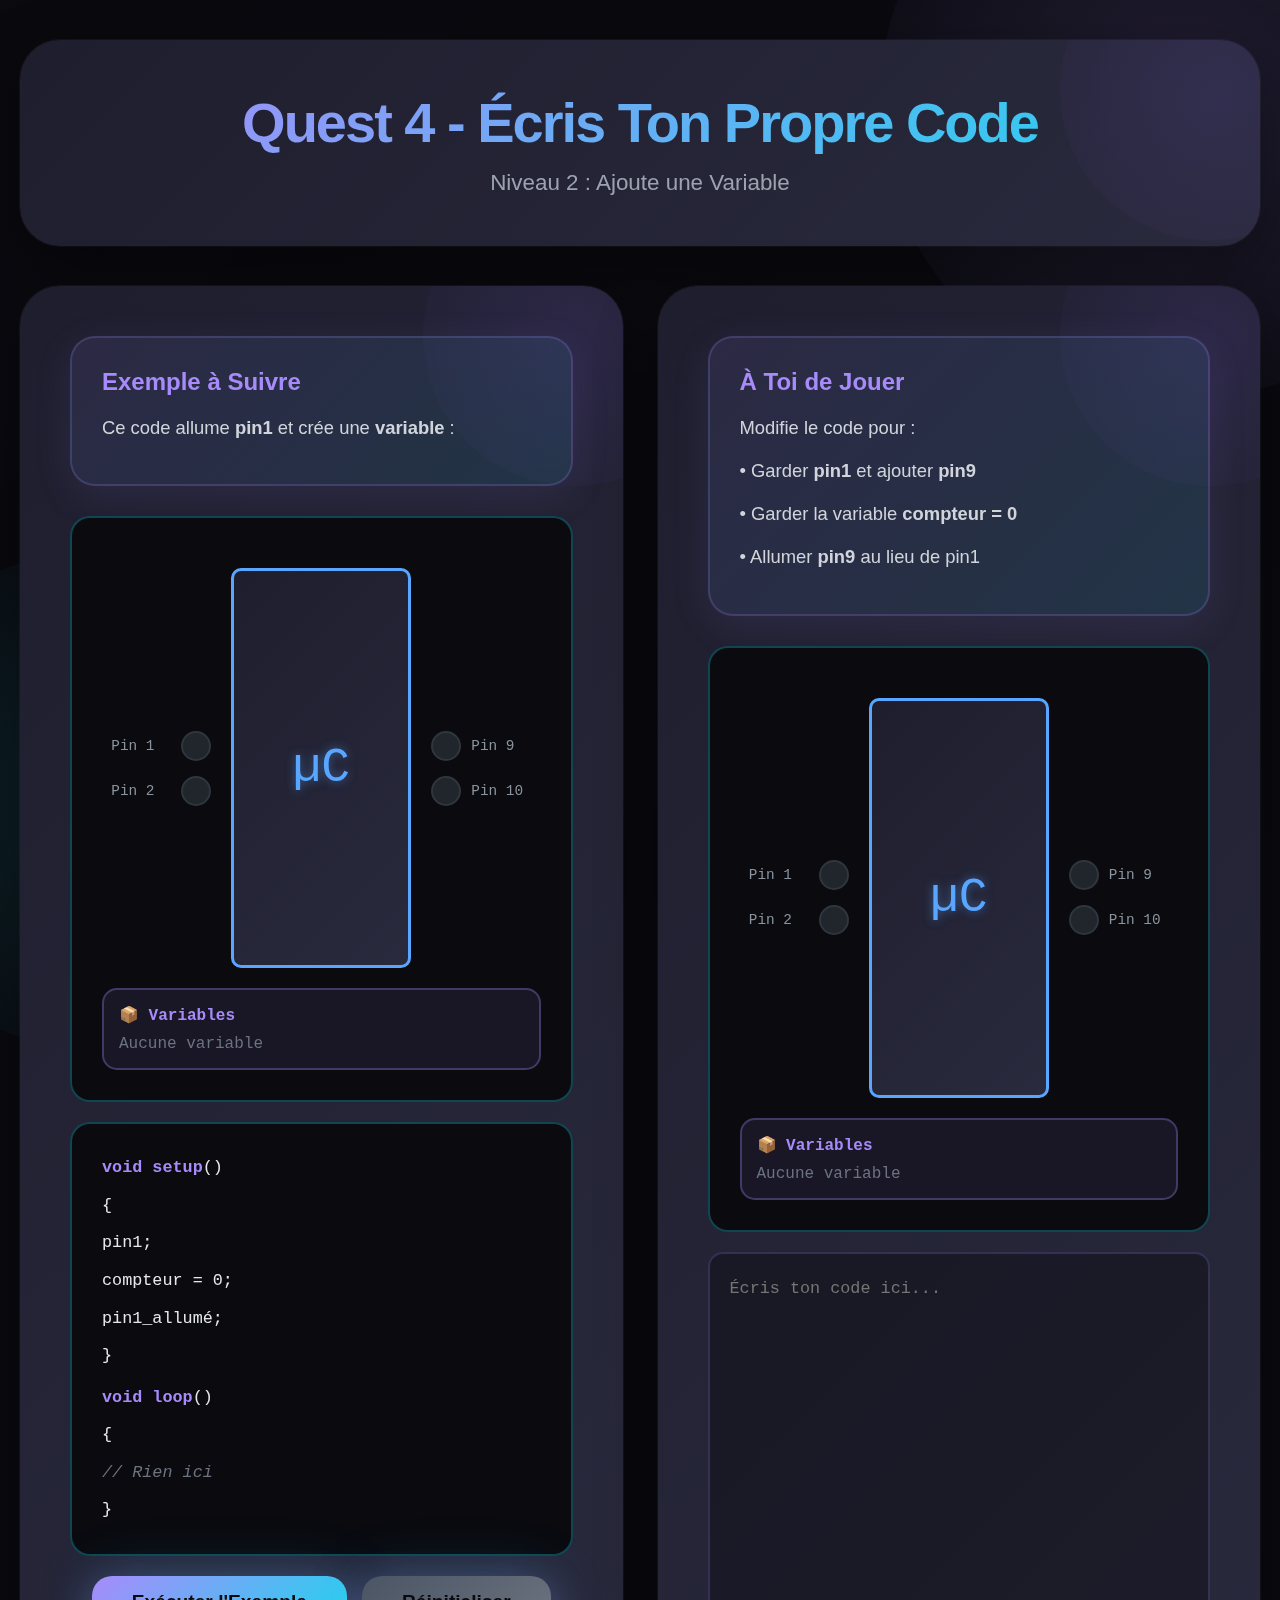
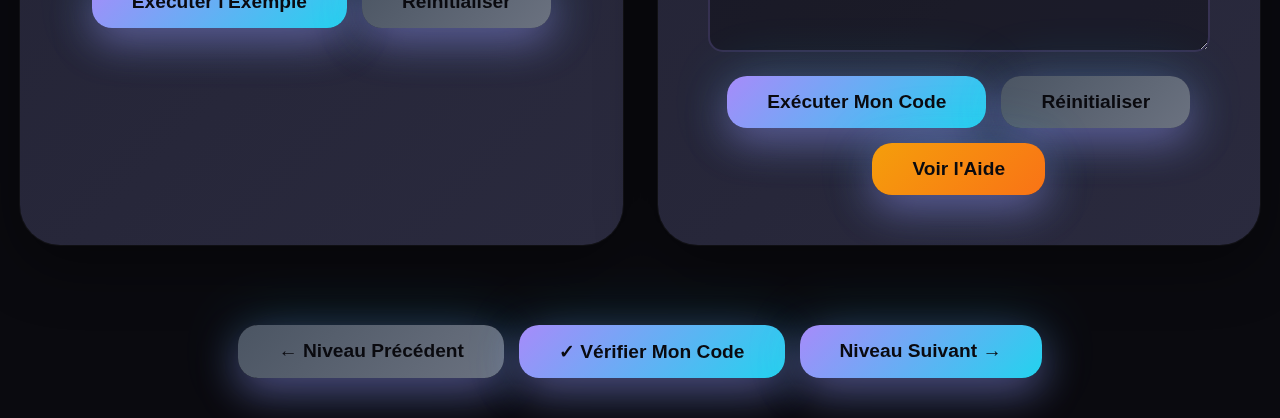
<file: quest4niv2test.html>
<!DOCTYPE html>
<html lang="fr">
<head>
    <meta charset="UTF-8">
    <meta name="viewport" content="width=device-width, initial-scale=1.0">
    <title>Quest 4 - Niveau 2</title>
    <style>
        * {
            margin: 0;
            padding: 0;
            box-sizing: border-box;
        }

        body {
            font-family: 'Inter', -apple-system, BlinkMacSystemFont, 'Segoe UI', sans-serif;
            background: #0a0a0f;
            min-height: 100vh;
            padding: 40px 20px;
            position: relative;
            overflow-x: hidden;
        }

        .video-background {
            position: fixed;
            top: 0;
            left: 0;
            width: 100%;
            height: 100%;
            z-index: 0;
            overflow: hidden;
        }

        .video-background video {
            position: absolute;
            top: 50%;
            left: 50%;
            min-width: 100%;
            min-height: 100%;
            width: auto;
            height: auto;
            transform: translate(-50%, -50%);
            object-fit: cover;
            opacity: 0.15;
            filter: blur(2px);
        }

        .video-background::after {
            content: '';
            position: absolute;
            top: 0;
            left: 0;
            width: 100%;
            height: 100%;
            background: linear-gradient(135deg, rgba(10, 10, 15, 0.7), rgba(10, 10, 15, 0.85));
            z-index: 1;
        }

        body::before {
            content: '';
            position: fixed;
            width: 600px;
            height: 600px;
            background: radial-gradient(circle, rgba(167, 139, 250, 0.15), transparent);
            border-radius: 50%;
            top: -200px;
            right: -200px;
            animation: float 20s ease-in-out infinite;
            pointer-events: none;
            z-index: 1;
        }

        body::after {
            content: '';
            position: fixed;
            width: 500px;
            height: 500px;
            background: radial-gradient(circle, rgba(34, 211, 238, 0.12), transparent);
            border-radius: 50%;
            bottom: -150px;
            left: -150px;
            animation: float 15s ease-in-out infinite reverse;
            pointer-events: none;
            z-index: 1;
        }

        @keyframes float {
            0%, 100% { transform: translate(0, 0) rotate(0deg); }
            50% { transform: translate(50px, 50px) rotate(180deg); }
        }

        .container {
            max-width: 1800px;
            margin: 0 auto;
            position: relative;
            z-index: 2;
        }

        .blob-card {
            background: linear-gradient(135deg, #1e1e2e 0%, #2a2a3e 100%);
            border-radius: 40px;
            padding: 50px;
            margin-bottom: 40px;
            box-shadow: 
                0 20px 60px rgba(0, 0, 0, 0.4),
                0 0 0 1px rgba(255, 255, 255, 0.05);
            position: relative;
            overflow: hidden;
        }

        .blob-card::before {
            content: '';
            position: absolute;
            width: 300px;
            height: 300px;
            background: radial-gradient(circle, rgba(139, 92, 246, 0.1), transparent);
            border-radius: 50%;
            top: -100px;
            right: -100px;
            animation: pulse 4s ease-in-out infinite;
        }

        @keyframes pulse {
            0%, 100% { transform: scale(1); opacity: 0.5; }
            50% { transform: scale(1.2); opacity: 0.8; }
        }

        .header {
            text-align: center;
            position: relative;
        }

        .header h1 {
            font-size: 3.5em;
            font-weight: 900;
            background: linear-gradient(135deg, #a78bfa 0%, #22d3ee 100%);
            -webkit-background-clip: text;
            -webkit-text-fill-color: transparent;
            background-clip: text;
            margin-bottom: 15px;
            letter-spacing: -2px;
            position: relative;
            z-index: 1;
        }

        .level-info {
            color: #9ca3af;
            font-size: 1.4em;
            font-weight: 500;
        }

        .main-grid {
            display: grid;
            grid-template-columns: 1fr 1fr;
            gap: 35px;
        }

        .challenge-box {
            background: linear-gradient(135deg, rgba(167, 139, 250, 0.1), rgba(34, 211, 238, 0.1));
            border: 2px solid rgba(167, 139, 250, 0.2);
            border-radius: 25px;
            padding: 30px;
            margin-bottom: 30px;
            box-shadow: 0 10px 40px rgba(167, 139, 250, 0.1);
        }

        .challenge-box h4 {
            color: #a78bfa;
            font-size: 1.5em;
            margin-bottom: 15px;
            font-weight: 700;
        }

        .challenge-box p {
            color: #d1d5db;
            font-size: 1.15em;
            line-height: 1.8;
            margin-bottom: 10px;
        }

        .microcontroller-container {
            background: #0a0a0f;
            border: 2px solid rgba(34, 211, 238, 0.3);
            border-radius: 20px;
            padding: 30px;
            margin-bottom: 20px;
        }

        .microcontroller {
            display: flex;
            gap: 20px;
            justify-content: center;
            align-items: center;
            margin: 20px 0;
        }

        .pins-left, .pins-right {
            display: flex;
            flex-direction: column;
            gap: 15px;
        }

        .pin {
            display: flex;
            align-items: center;
            gap: 10px;
        }

        .pin-label {
            color: #8b949e;
            font-size: 0.9em;
            min-width: 60px;
            font-family: 'Courier New', monospace;
        }

        .led {
            width: 30px;
            height: 30px;
            border-radius: 50%;
            background: #21262d;
            border: 2px solid #30363d;
            transition: all 0.3s;
        }

        .led.on {
            background: #58a6ff;
            border-color: #58a6ff;
            box-shadow: 0 0 20px rgba(88, 166, 255, 0.8);
        }

        .chip {
            width: 180px;
            height: 400px;
            background: linear-gradient(135deg, #1e1e2e, #2a2a3e);
            border: 3px solid #58a6ff;
            border-radius: 10px;
            display: flex;
            align-items: center;
            justify-content: center;
            font-size: 3em;
            color: #58a6ff;
            text-shadow: 0 0 10px rgba(88, 166, 255, 0.5);
            font-family: 'Courier New', monospace;
        }

        .variables-display {
            background: rgba(167, 139, 250, 0.1);
            border: 2px solid rgba(167, 139, 250, 0.3);
            border-radius: 15px;
            padding: 15px;
            margin-top: 15px;
            font-family: 'Courier New', monospace;
            min-height: 60px;
        }

        .variables-display h5 {
            color: #a78bfa;
            font-size: 1em;
            margin-bottom: 10px;
        }

        .variable-item {
            color: #d1d5db;
            font-size: 0.95em;
            margin: 5px 0;
        }

        .variable-name {
            color: #22d3ee;
            font-weight: bold;
        }

        .code-display {
            background: #0a0a0f;
            border: 2px solid rgba(34, 211, 238, 0.3);
            border-radius: 20px;
            padding: 25px;
            font-family: 'Consolas', 'Monaco', 'Courier New', monospace;
            font-size: 1.05em;
            line-height: 2;
            color: #e5e7eb;
            margin-top: 20px;
        }

        .code-line {
            padding: 2px 5px;
            border-radius: 3px;
            transition: all 0.3s;
        }

        .code-line.executing {
            background: rgba(167, 139, 250, 0.3);
            box-shadow: 0 0 10px rgba(167, 139, 250, 0.5);
        }

        .code-line.error {
            background: rgba(239, 68, 68, 0.3);
            box-shadow: 0 0 10px rgba(239, 68, 68, 0.5);
            border-left: 3px solid #ef4444;
        }

        .keyword {
            color: #a78bfa;
            font-weight: 700;
        }

        .comment {
            color: #6b7280;
            font-style: italic;
        }

        .code-editor {
            background: rgba(0, 0, 0, 0.3);
            border: 2px solid rgba(167, 139, 250, 0.2);
            border-radius: 15px;
            padding: 20px;
            font-family: 'Consolas', 'Monaco', 'Courier New', monospace;
            font-size: 1.05em;
            line-height: 1.8;
            color: #e5e7eb;
            min-height: 400px;
            width: 100%;
            resize: vertical;
            outline: none;
        }

        .code-editor:focus {
            border-color: #22d3ee;
            box-shadow: 0 0 20px rgba(34, 211, 238, 0.3);
        }

        .controls {
            display: flex;
            gap: 15px;
            justify-content: center;
            margin-top: 20px;
            flex-wrap: wrap;
        }

        .btn {
            padding: 15px 40px;
            font-size: 1.2em;
            font-weight: 800;
            border: none;
            border-radius: 20px;
            cursor: pointer;
            background: linear-gradient(135deg, #a78bfa, #22d3ee);
            color: #0a0a0f;
            transition: all 0.4s cubic-bezier(0.4, 0, 0.2, 1);
            box-shadow: 
                0 15px 40px rgba(167, 139, 250, 0.4),
                0 0 60px rgba(34, 211, 238, 0.2);
            position: relative;
            overflow: hidden;
        }

        .btn:hover {
            transform: translateY(-5px) scale(1.02);
            box-shadow: 
                0 20px 50px rgba(167, 139, 250, 0.6),
                0 0 100px rgba(34, 211, 238, 0.4);
        }

        .btn span {
            position: relative;
            z-index: 1;
        }

        .btn-secondary {
            background: linear-gradient(135deg, #4b5563, #6b7280);
        }

        .btn-stop {
            background: linear-gradient(135deg, #ef4444, #dc2626);
            display: none;
        }

        .btn-hint {
            background: linear-gradient(135deg, #f59e0b, #f97316);
        }

        .feedback-box {
            background: linear-gradient(135deg, rgba(167, 139, 250, 0.12), rgba(34, 211, 238, 0.12));
            border: 2px solid rgba(167, 139, 250, 0.3);
            border-radius: 30px;
            padding: 35px;
            margin-top: 35px;
            display: none;
            box-shadow: 0 15px 50px rgba(167, 139, 250, 0.2);
        }

        .feedback-box.visible {
            display: block;
            animation: fadeIn 0.5s ease-out;
        }

        @keyframes fadeIn {
            from { opacity: 0; transform: translateY(-15px); }
            to { opacity: 1; transform: translateY(0); }
        }

        .feedback-box h4 {
            color: #a78bfa;
            font-size: 1.7em;
            margin-bottom: 18px;
            font-weight: 800;
        }

        .feedback-box p {
            color: #d1d5db;
            font-size: 1.2em;
            line-height: 1.8;
        }

        .hint-box {
            background: rgba(34, 211, 238, 0.1);
            border: 2px solid rgba(34, 211, 238, 0.3);
            border-radius: 20px;
            padding: 25px;
            margin-top: 20px;
            display: none;
        }

        .hint-box.visible {
            display: block;
            animation: fadeIn 0.5s ease-out;
        }

        .hint-box h5 {
            color: #22d3ee;
            font-size: 1.3em;
            margin-bottom: 12px;
        }

        .hint-box p {
            color: #d1d5db;
            line-height: 1.7;
            margin-bottom: 8px;
        }

        .error-message {
            color: #ef4444;
            font-size: 0.9em;
            margin-top: 5px;
            padding: 10px;
            background: rgba(239, 68, 68, 0.1);
            border-radius: 5px;
            border-left: 3px solid #ef4444;
        }
    </style>
</head>
<body>
    <div class="video-background">
        <video autoplay muted loop playsinline>
            <source src="https://assets.mixkit.co/videos/preview/mixkit-set-of-plateaus-seen-from-the-heights-in-a-sunset-26070-large.mp4" type="video/mp4">
        </video>
    </div>

    <div class="container">
        <div class="blob-card header">
            <h1>Quest 4 - Écris Ton Propre Code</h1>
            <div class="level-info">Niveau 2 : Ajoute une Variable</div>
        </div>

        <div class="main-grid">
            <!-- Left side: Example -->
            <div class="blob-card">
                <div class="challenge-box">
                    <h4>Exemple à Suivre</h4>
                    <p>Ce code allume <strong>pin1</strong> et crée une <strong>variable</strong> :</p>
                </div>

                <div class="microcontroller-container">
                    <div class="microcontroller">
                        <div class="pins-left">
                            <div class="pin">
                                <span class="pin-label">Pin 1</span>
                                <div class="led" id="example-led1"></div>
                            </div>
                            <div class="pin">
                                <span class="pin-label">Pin 2</span>
                                <div class="led" id="example-led2"></div>
                            </div>
                        </div>
                        
                        <div class="chip">µC</div>
                        
                        <div class="pins-right">
                            <div class="pin">
                                <div class="led" id="example-led9"></div>
                                <span class="pin-label">Pin 9</span>
                            </div>
                            <div class="pin">
                                <div class="led" id="example-led10"></div>
                                <span class="pin-label">Pin 10</span>
                            </div>
                        </div>
                    </div>
                    
                    <div class="variables-display" id="exampleVariables">
                        <h5>📦 Variables</h5>
                        <div id="exampleVarList"></div>
                    </div>
                </div>

                <div class="code-display" id="exampleCode">
<div class="code-line"><span class="keyword">void setup</span>()</div>
<div class="code-line">{</div>
<div class="code-line">    pin1;</div>
<div class="code-line">    compteur = 0;</div>
<div class="code-line">    pin1_allumé;</div>
<div class="code-line">}</div>
<div class="code-line"></div>
<div class="code-line"><span class="keyword">void loop</span>()</div>
<div class="code-line">{</div>
<div class="code-line">    <span class="comment">// Rien ici</span></div>
<div class="code-line">}</div>
                </div>

                <div class="controls">
                    <button class="btn" onclick="runExample()"><span>Exécuter l'Exemple</span></button>
                    <button class="btn btn-secondary" onclick="resetExample()"><span>Réinitialiser</span></button>
                </div>

                <div class="hint-box" id="hintBox">
                    <h5>Aide</h5>
                    <p><strong>Étape 1 :</strong> Garde la ligne <code>pin1;</code></p>
                    <p><strong>Étape 2 :</strong> Ajoute <code>pin9;</code> après pin1</p>
                    <p><strong>Étape 3 :</strong> Garde la variable <code>compteur = 0;</code></p>
                    <p><strong>Étape 4 :</strong> Change <code>pin1_allumé;</code> en <code>pin9_allumé;</code></p>
                    <p><strong>Ordre important :</strong> Déclarations de pins d'abord, puis variables, puis actions sur les pins</p>
                </div>
            </div>

            <!-- Right side: Student code -->
            <div class="blob-card">
                <div class="challenge-box">
                    <h4>À Toi de Jouer</h4>
                    <p>Modifie le code pour :</p>
                    <p>• Garder <strong>pin1</strong> et ajouter <strong>pin9</strong></p>
                    <p>• Garder la variable <strong>compteur = 0</strong></p>
                    <p>• Allumer <strong>pin9</strong> au lieu de pin1</p>
                </div>

                <div class="microcontroller-container">
                    <div class="microcontroller">
                        <div class="pins-left">
                            <div class="pin">
                                <span class="pin-label">Pin 1</span>
                                <div class="led" id="student-led1"></div>
                            </div>
                            <div class="pin">
                                <span class="pin-label">Pin 2</span>
                                <div class="led" id="student-led2"></div>
                            </div>
                        </div>
                        
                        <div class="chip">µC</div>
                        
                        <div class="pins-right">
                            <div class="pin">
                                <div class="led" id="student-led9"></div>
                                <span class="pin-label">Pin 9</span>
                            </div>
                            <div class="pin">
                                <div class="led" id="student-led10"></div>
                                <span class="pin-label">Pin 10</span>
                            </div>
                        </div>
                    </div>
                    
                    <div class="variables-display" id="studentVariables">
                        <h5>📦 Variables</h5>
                        <div id="studentVarList"></div>
                    </div>
                </div>

                <div id="studentCodeDisplay" class="code-display" style="display: none;"></div>
                <textarea class="code-editor" id="codeEditor" placeholder="Écris ton code ici..."></textarea>

                <div class="controls">
                    <button class="btn" id="btnExecute" onclick="runStudentCode()"><span>Exécuter Mon Code</span></button>
                    <button class="btn btn-stop" id="btnStop" onclick="stopExecution()"><span>⏹ Arrêter</span></button>
                    <button class="btn btn-secondary" onclick="resetStudent()"><span>Réinitialiser</span></button>
                    <button class="btn btn-hint" onclick="toggleHint()"><span>Voir l'Aide</span></button>
                </div>
            </div>
        </div>

        <div class="controls" style="margin-top: 40px;">
            <button class="btn btn-secondary" onclick="prevLevel()"><span>← Niveau Précédent</span></button>
            <button class="btn" onclick="checkCode()"><span>✓ Vérifier Mon Code</span></button>
            <button class="btn" onclick="nextLevel()"><span>Niveau Suivant →</span></button>
        </div>

        <div class="blob-card feedback-box" id="feedbackBox">
            <h4 id="feedbackTitle"></h4>
            <p id="feedbackText"></p>
        </div>
    </div>

    <script>
        // Level configuration
        const LEVEL_CONFIG = {
            validateSetup: true,
            validateLoop: false,
            loopIterations: 0,
            expectedAfterSetup: {
                pins: {
                    pin1: { declared: true, on: false },
                    pin9: { declared: true, on: true }
                },
                variables: {
                    compteur: '0'
                }
            }
        };

        const exampleVariables = {};
        const studentVariables = {};
        let isExecuting = false;
        let shouldStopExecution = false;

        function updateVariableDisplay(vars, displayId) {
            const display = document.getElementById(displayId);
            if (Object.keys(vars).length === 0) {
                display.innerHTML = '<span style="color: #6b7280;">Aucune variable</span>';
            } else {
                display.innerHTML = Object.entries(vars)
                    .map(([name, value]) => `<div class="variable-item"><span class="variable-name">${name}</span> = ${value}</div>`)
                    .join('');
            }
        }

        // Example code execution
        async function runExample() {
            resetExample();
            const lines = document.querySelectorAll('#exampleCode .code-line');
            
            await highlightLine(lines, 0, 500);
            await highlightLine(lines, 1, 500);
            await highlightLine(lines, 2, 800);
            
            await highlightLine(lines, 3, 800);
            exampleVariables.compteur = 0;
            updateVariableDisplay(exampleVariables, 'exampleVarList');
            
            await highlightLine(lines, 4, 800);
            document.getElementById('example-led1').classList.add('on');
            
            await highlightLine(lines, 5, 500);
            await highlightLine(lines, 7, 500);
            await highlightLine(lines, 8, 500);
        }

        function resetExample() {
            document.getElementById('example-led1').classList.remove('on');
            document.getElementById('example-led2').classList.remove('on');
            document.getElementById('example-led9').classList.remove('on');
            document.getElementById('example-led10').classList.remove('on');
            Object.keys(exampleVariables).forEach(key => delete exampleVariables[key]);
            updateVariableDisplay(exampleVariables, 'exampleVarList');
            document.querySelectorAll('#exampleCode .code-line').forEach(line => {
                line.classList.remove('executing');
            });
        }

        async function highlightLine(lines, index, duration) {
            lines[index].classList.add('executing');
            await new Promise(resolve => setTimeout(resolve, duration));
            lines[index].classList.remove('executing');
        }

        // Student code execution with loop support
        async function runStudentCode() {
            console.log('runStudentCode called');
            if (isExecuting) return;
    
            isExecuting = true;
            shouldStopExecution = false;
    
             console.log('About to change buttons');
             document.getElementById('btnExecute').style.display = 'none';
             document.getElementById('btnStop').style.display = 'inline-block';
             console.log('Buttons changed');
    
             resetStudent();
             console.log('Reset complete');
    
             const code = document.getElementById('codeEditor').value;
             console.log('Code retrieved:', code.substring(0, 50));
    
            if (!code.trim()) {
                alert('Écris d\'abord ton code !');
                isExecuting = false;
                document.getElementById('btnExecute').style.display = 'inline-block';
                document.getElementById('btnStop').style.display = 'none';
                return;
            }

            console.log('About to call executeCodeVisual');
            try {
                const result = await executeCodeVisual(code, true);
                console.log('executeCodeVisual completed:', result);
            } catch (error) {
                console.error('Error in executeCodeVisual:', error);
            }
            
            isExecuting = false;
            document.getElementById('btnExecute').style.display = 'inline-block';
            document.getElementById('btnStop').style.display = 'none';
        }

        function stopExecution() {
            shouldStopExecution = true;
        }

        async function executeCodeVisual(code, withLooping) {
            const studentCodeDisplay = document.getElementById('studentCodeDisplay');
            const codeEditor = document.getElementById('codeEditor');
            
            const lines = code.split('\n');
            let htmlCode = '';
            lines.forEach((line, index) => {
                let displayLine = line.replace(/</g, '&lt;').replace(/>/g, '&gt;');
                displayLine = displayLine.replace(/\b(void setup|void loop)\b/g, '<span class="keyword">$1</span>');
                displayLine = displayLine.replace(/(\/\/.*)/g, '<span class="comment">$1</span>');
                htmlCode += `<div class="code-line" data-line="${index}">${displayLine || '&nbsp;'}</div>`;
            });
            
            studentCodeDisplay.innerHTML = htmlCode;
            studentCodeDisplay.style.display = 'block';
            codeEditor.style.display = 'none';
            
            const studentLines = studentCodeDisplay.querySelectorAll('.code-line');
            const declaredPins = new Set();
            let inSetup = false;
            let inLoop = false;
            let loopStartLine = -1;
            let loopEndLine = -1;
            
            try {
                // First pass: execute setup
                for (let i = 0; i < lines.length && !shouldStopExecution; i++) {
                    const line = lines[i];
                    const trimmedLine = line.trim().toLowerCase();
                    
                    if (trimmedLine === '') continue;
                    
                    studentLines[i].classList.add('executing');
                    await new Promise(resolve => setTimeout(resolve, 100));
                    
                    if (trimmedLine.includes('void setup')) {
                        inSetup = true;
                        await new Promise(resolve => setTimeout(resolve, 500));
                        studentLines[i].classList.remove('executing');
                        continue;
                    }
                    
                    if (trimmedLine.includes('void loop')) {
                        inSetup = false;
                        inLoop = true;
                        loopStartLine = i + 2; // After "void loop()" and "{"
                        await new Promise(resolve => setTimeout(resolve, 500));
                        studentLines[i].classList.remove('executing');
                        
                        // Find loop end
                        for (let j = i + 1; j < lines.length; j++) {
                            if (lines[j].trim() === '}') {
                                loopEndLine = j;
                                break;
                            }
                        }
                        
                        if (!withLooping) break;
                        continue;
                    }
                    
                    if (trimmedLine === '{' || (trimmedLine === '}' && inSetup)) {
                        await new Promise(resolve => setTimeout(resolve, 500));
                        studentLines[i].classList.remove('executing');
                        if (trimmedLine === '}') inSetup = false;
                        continue;
                    }
                    
                    if (inSetup) {
                        await executeLineCommand(trimmedLine, i, studentLines, declaredPins);
                    }
                    
        
                }
                
                // Loop execution if enabled and loop exists
                if (withLooping && loopStartLine !== -1 && loopEndLine !== -1) {
                    while (!shouldStopExecution) {
                        for (let i = loopStartLine; i < loopEndLine && !shouldStopExecution; i++) {
                            const line = lines[i];
                            const trimmedLine = line.trim().toLowerCase();
                            
                            if (trimmedLine === '' || trimmedLine.startsWith('//')) {
                                await new Promise(resolve => setTimeout(resolve, 200));
                                continue;
                            }
                            
                            studentLines[i].classList.add('executing');
                            await new Promise(resolve => setTimeout(resolve, 100));
                            
                            await executeLineCommand(trimmedLine, i, studentLines, declaredPins);
                        }
                        
                        // Wait between loop iterations
                        await new Promise(resolve => setTimeout(resolve, 1000));
                    }
                }
                
                return { success: true };
                
            } catch (error) {
                if (studentLines[error.line]) {
                    studentLines[error.line].classList.remove('executing');
                    studentLines[error.line].classList.add('error');
                    
                    const errorDiv = document.createElement('div');
                    errorDiv.className = 'error-message';
                    errorDiv.textContent = error.message;
                    studentLines[error.line].appendChild(errorDiv);
            }
                return { success: false, error: error.message };
            }
        }
        

async function executeLineCommand(trimmedLine, lineIndex, studentLines, declaredPins) {
            if (trimmedLine.startsWith('//')) {
                await new Promise(resolve => setTimeout(resolve, 500));
                studentLines[lineIndex].classList.remove('executing');
                return;
            }
            
            if (!trimmedLine.endsWith(';')) {
                studentLines[lineIndex].classList.remove('executing');
                studentLines[lineIndex].classList.add('error');
                throw { line: lineIndex, message: 'Erreur: Il manque un point-virgule (;) à la fin de cette ligne!' };
            }
            
            // Variable assignment
            if (trimmedLine.includes('=')) {
                const match = trimmedLine.match(/(\w+)\s*=\s*(.+);/);
                if (match) {
                    const varName = match[1];
                    const varValue = match[2].trim();
                    studentVariables[varName] = varValue;
                    updateVariableDisplay(studentVariables, 'studentVarList');
                }
            }
            // Pin declarations
            else if (trimmedLine === 'pin1;') {
                declaredPins.add('pin1');
            } else if (trimmedLine === 'pin2;') {
                declaredPins.add('pin2');
            } else if (trimmedLine === 'pin9;') {
                declaredPins.add('pin9');
            } else if (trimmedLine === 'pin10;') {
                declaredPins.add('pin10');
            } else if (trimmedLine.match(/^pin\d+;$/)) {
                const pinNum = trimmedLine.match(/pin(\d+);/)[1];
                studentLines[lineIndex].classList.remove('executing');
                studentLines[lineIndex].classList.add('error');
                throw { line: lineIndex, message: `Erreur: pin${pinNum} n'existe pas!` };
            }
            // Turn pins on
            else if (trimmedLine.includes('pin1_allumé') || trimmedLine.includes('pin1_allume')) {
                if (!declaredPins.has('pin1')) {
                    studentLines[lineIndex].classList.remove('executing');
                    studentLines[lineIndex].classList.add('error');
                    throw { line: lineIndex, message: 'Erreur: pin1 n\'a pas été déclaré!' };
                }
                document.getElementById('student-led1').classList.add('on');
            } else if (trimmedLine.includes('pin2_allumé') || trimmedLine.includes('pin2_allume')) {
                if (!declaredPins.has('pin2')) {
                    studentLines[lineIndex].classList.remove('executing');
                    studentLines[lineIndex].classList.add('error');
                    throw { line: lineIndex, message: 'Erreur: pin2 n\'a pas été déclaré!' };
                }
                document.getElementById('student-led2').classList.add('on');
            } else if (trimmedLine.includes('pin9_allumé') || trimmedLine.includes('pin9_allume')) {
                if (!declaredPins.has('pin9')) {
                    studentLines[lineIndex].classList.remove('executing');
                    studentLines[lineIndex].classList.add('error');
                    throw { line: lineIndex, message: 'Erreur: pin9 n\'a pas été déclaré!' };
                }
                document.getElementById('student-led9').classList.add('on');
            } else if (trimmedLine.includes('pin10_allumé') || trimmedLine.includes('pin10_allume')) {
                if (!declaredPins.has('pin10')) {
                    studentLines[lineIndex].classList.remove('executing');
                    studentLines[lineIndex].classList.add('error');
                    throw { line: lineIndex, message: 'Erreur: pin10 n\'a pas été déclaré!' };
                }
                document.getElementById('student-led10').classList.add('on');
            }
            // Turn pins off
            else if (trimmedLine.includes('pin1_éteint') || trimmedLine.includes('pin1_eteint')) {
                if (!declaredPins.has('pin1')) {
                    studentLines[lineIndex].classList.remove('executing');
                    studentLines[lineIndex].classList.add('error');
                    throw { line: lineIndex, message: 'Erreur: pin1 n\'a pas été déclaré!' };
                }
                document.getElementById('student-led1').classList.remove('on');
            } else if (trimmedLine.includes('pin2_éteint') || trimmedLine.includes('pin2_eteint')) {
                if (!declaredPins.has('pin2')) {
                    studentLines[lineIndex].classList.remove('executing');
                    studentLines[lineIndex].classList.add('error');
                    throw { line: lineIndex, message: 'Erreur: pin2 n\'a pas été déclaré!' };
                }
                document.getElementById('student-led2').classList.remove('on');
            } else if (trimmedLine.includes('pin9_éteint') || trimmedLine.includes('pin9_eteint')) {
                if (!declaredPins.has('pin9')) {
                    studentLines[lineIndex].classList.remove('executing');
                    studentLines[lineIndex].classList.add('error');
                    throw { line: lineIndex, message: 'Erreur: pin9 n\'a pas été déclaré!' };
                }
                document.getElementById('student-led9').classList.remove('on');
            } else if (trimmedLine.includes('pin10_éteint') || trimmedLine.includes('pin10_eteint')) {
                if (!declaredPins.has('pin10')) {
                    studentLines[lineIndex].classList.remove('executing');
                    studentLines[lineIndex].classList.add('error');
                    throw { line: lineIndex, message: 'Erreur: pin10 n\'a pas été déclaré!' };
                }
                document.getElementById('student-led10').classList.remove('on');
            }
            // Check for typos
            else if (trimmedLine.match(/pin\d+_\w+;/)) {
                studentLines[lineIndex].classList.remove('executing');
                studentLines[lineIndex].classList.add('error');
                throw { line: lineIndex, message: 'Erreur: Commande incorrecte! Utilise "pinX_allumé;" ou "pinX_éteint;"' };
            }
            // Unknown command
            else if (trimmedLine.includes('pin')) {
                studentLines[lineIndex].classList.remove('executing');
                studentLines[lineIndex].classList.add('error');
                throw { line: lineIndex, message: 'Erreur: Syntaxe incorrecte!' };
            }
            // Nonsense line
            else if (!trimmedLine.includes('=')) {
                studentLines[lineIndex].classList.remove('executing');
                studentLines[lineIndex].classList.add('error');
                throw { line: lineIndex, message: 'Erreur: Cette ligne n\'est pas du code valide!' };
            }
            
            await new Promise(resolve => setTimeout(resolve, 600));
            studentLines[lineIndex].classList.remove('executing');
        }

        // Validation using state-based checking
        async function checkCode() {
            const feedback = document.getElementById('feedbackBox');
            const title = document.getElementById('feedbackTitle');
            const text = document.getElementById('feedbackText');
            
            feedback.classList.add('visible');
            
            // Execute code silently for validation
            const result = await executeCodeForValidation();
            
            if (!result.success) {
                title.textContent = 'Erreur détectée';
                text.textContent = result.error;
                return;
            }
            
            // Check against expected state
            const validation = validateState(result.state, LEVEL_CONFIG.expectedAfterSetup);
            
            if (validation.success) {
                title.textContent = 'Parfait !';
                text.textContent = 'Excellent travail ! Tu as ajouté pin9, gardé la variable compteur, et allumé pin9 au lieu de pin1. Tu comprends maintenant comment travailler avec des pins ET des variables ensemble !';
            } else {
                title.textContent = 'Pas tout à fait...';
                text.textContent = 'Problèmes détectés : ' + validation.errors.join(' • ');
            }
        }

        async function executeCodeForValidation() {
            // Reset state
            const testVars = {};
            const testPins = {
                pin1: { declared: false, on: false },
                pin2: { declared: false, on: false },
                pin9: { declared: false, on: false },
                pin10: { declared: false, on: false }
            };
            
            const code = document.getElementById('codeEditor').value;
            if (!code.trim()) {
                return { success: false, error: 'Le code est vide !' };
            }
            
            const lines = code.split('\n');
            let inSetup = false;
            
            try {
                for (let i = 0; i < lines.length; i++) {
                    const trimmedLine = lines[i].trim().toLowerCase();
                    
                    if (trimmedLine === '') continue;
                    
                    if (trimmedLine.includes('void setup')) {
                        inSetup = true;
                        continue;
                    }
                    
                    if (trimmedLine.includes('void loop')) {
                        break; // Only validate setup for niveau 2
                    }
                    
                    if (trimmedLine === '{' || trimmedLine === '}') {
                        if (trimmedLine === '}') inSetup = false;
                        continue;
                    }
                    
                    if (inSetup) {
                        if (!trimmedLine.endsWith(';') && !trimmedLine.startsWith('//')) {
                            throw { line: i, message: 'Il manque un point-virgule' };
                        }
                        
                        // Variable assignment
                        if (trimmedLine.includes('=')) {
                            const match = trimmedLine.match(/(\w+)\s*=\s*(.+);/);
                            if (match) {
                                testVars[match[1]] = match[2].trim();
                            }
                        }
                        // Pin declarations
                        else if (trimmedLine === 'pin1;') testPins.pin1.declared = true;
                        else if (trimmedLine === 'pin2;') testPins.pin2.declared = true;
                        else if (trimmedLine === 'pin9;') testPins.pin9.declared = true;
                        else if (trimmedLine === 'pin10;') testPins.pin10.declared = true;
                        // Pin actions
                        else if (trimmedLine.includes('pin1_allumé') || trimmedLine.includes('pin1_allume')) {
                            if (!testPins.pin1.declared) throw { line: i, message: 'pin1 utilisé avant d\'être déclaré' };
                            testPins.pin1.on = true;
                        }
                        else if (trimmedLine.includes('pin2_allumé') || trimmedLine.includes('pin2_allume')) {
                            if (!testPins.pin2.declared) throw { line: i, message: 'pin2 utilisé avant d\'être déclaré' };
                            testPins.pin2.on = true;
                        }
                        else if (trimmedLine.includes('pin9_allumé') || trimmedLine.includes('pin9_allume')) {
                            if (!testPins.pin9.declared) throw { line: i, message: 'pin9 utilisé avant d\'être déclaré' };
                            testPins.pin9.on = true;
                        }
                        else if (trimmedLine.includes('pin10_allumé') || trimmedLine.includes('pin10_allume')) {
                            if (!testPins.pin10.declared) throw { line: i, message: 'pin10 utilisé avant d\'être déclaré' };
                            testPins.pin10.on = true;
                        }
                    }
                }
                
                return {
                    success: true,
                    state: {
                        pins: testPins,
                        variables: testVars
                    }
                };
                
            } catch (error) {
                return { success: false, error: error.message };
            }
        }

        function validateState(actualState, expectedState) {
            const errors = [];
            
            // Check pins
            for (const [pinName, expected] of Object.entries(expectedState.pins)) {
                const actual = actualState.pins[pinName];
                
                if (expected.declared && !actual.declared) {
                    errors.push(`${pinName} n'est pas déclaré`);
                }
                
                if (expected.on !== undefined && actual.on !== expected.on) {
                    if (expected.on) {
                        errors.push(`${pinName} devrait être allumé`);
                    } else {
                        errors.push(`${pinName} ne devrait pas être allumé`);
                    }
                }
            }
            
            // Check variables
            for (const [varName, expectedValue] of Object.entries(expectedState.variables)) {
                if (!actualState.variables[varName]) {
                    errors.push(`La variable "${varName}" est manquante`);
                } else if (actualState.variables[varName] !== expectedValue) {
                    errors.push(`La variable "${varName}" devrait valoir ${expectedValue}`);
                }
            }
            
            return {
                success: errors.length === 0,
                errors: errors
            };
        }

        function resetStudent() {
            shouldStopExecution = true;
            
            document.getElementById('student-led1').classList.remove('on');
            document.getElementById('student-led2').classList.remove('on');
            document.getElementById('student-led9').classList.remove('on');
            document.getElementById('student-led10').classList.remove('on');
            
            Object.keys(studentVariables).forEach(key => delete studentVariables[key]);
            updateVariableDisplay(studentVariables, 'studentVarList');
            
            const studentCodeDisplay = document.getElementById('studentCodeDisplay');
            const codeEditor = document.getElementById('codeEditor');
            studentCodeDisplay.style.display = 'none';
            codeEditor.style.display = 'block';
            
            studentCodeDisplay.querySelectorAll('.code-line').forEach(line => {
                line.classList.remove('executing', 'error');
                const errorMsg = line.querySelector('.error-message');
                if (errorMsg) errorMsg.remove();
            });
        }

        function toggleHint() {
            const hint = document.getElementById('hintBox');
            hint.classList.toggle('visible');
        }

        function prevLevel() {
            window.location.href = 'quest4_niveau1.html';
        }

        function nextLevel() {
            window.location.href = 'quest4_niveau3.html';
        }
        
        // Initialize variable displays
        updateVariableDisplay(exampleVariables, 'exampleVarList');
        updateVariableDisplay(studentVariables, 'studentVarList');
    </script>
</body>
</html>
</file>
<file: css/styles.css>
/* Global Styles */
* {
    margin: 0;
    padding: 0;
    box-sizing: border-box;
}

body {
    font-family: 'Inter', -apple-system, BlinkMacSystemFont, 'Segoe UI', sans-serif;
    background: #0a0a0f;
    min-height: 100vh;
    padding: 40px 20px;
    position: relative;
    overflow-x: hidden;
}

/* Video Background */
.video-background {
    position: fixed;
    top: 0;
    left: 0;
    width: 100%;
    height: 100%;
    z-index: 0;
    overflow: hidden;
}

.video-background video {
    position: absolute;
    top: 50%;
    left: 50%;
    min-width: 100%;
    min-height: 100%;
    width: auto;
    height: auto;
    transform: translate(-50%, -50%);
    object-fit: cover;
    opacity: 0.15;
    filter: blur(2px);
}

.video-background::after {
    content: '';
    position: absolute;
    top: 0;
    left: 0;
    width: 100%;
    height: 100%;
    background: linear-gradient(135deg, rgba(10, 10, 15, 0.7), rgba(10, 10, 15, 0.85));
    z-index: 1;
}

/* Animated Blobs */
body::before {
    content: '';
    position: fixed;
    width: 600px;
    height: 600px;
    background: radial-gradient(circle, rgba(167, 139, 250, 0.15), transparent);
    border-radius: 50%;
    top: -200px;
    right: -200px;
    animation: float 20s ease-in-out infinite;
    pointer-events: none;
    z-index: 1;
}

body::after {
    content: '';
    position: fixed;
    width: 500px;
    height: 500px;
    background: radial-gradient(circle, rgba(34, 211, 238, 0.12), transparent);
    border-radius: 50%;
    bottom: -150px;
    left: -150px;
    animation: float 15s ease-in-out infinite reverse;
    pointer-events: none;
    z-index: 1;
}

@keyframes float {
    0%, 100% { transform: translate(0, 0) rotate(0deg); }
    50% { transform: translate(50px, 50px) rotate(180deg); }
}

@keyframes pulse {
    0%, 100% { transform: scale(1); opacity: 0.5; }
    50% { transform: scale(1.2); opacity: 0.8; }
}

@keyframes fadeIn {
    from { opacity: 0; transform: translateY(-15px); }
    to { opacity: 1; transform: translateY(0); }
}

/* Container */
.container {
    max-width: 1800px;
    margin: 0 auto;
    position: relative;
    z-index: 2;
}

/* Cards */
.blob-card {
    background: linear-gradient(135deg, #1e1e2e 0%, #2a2a3e 100%);
    border-radius: 40px;
    padding: 50px;
    margin-bottom: 40px;
    box-shadow: 
        0 20px 60px rgba(0, 0, 0, 0.4),
        0 0 0 1px rgba(255, 255, 255, 0.05);
    position: relative;
    overflow: hidden;
}

.blob-card::before {
    content: '';
    position: absolute;
    width: 300px;
    height: 300px;
    background: radial-gradient(circle, rgba(139, 92, 246, 0.1), transparent);
    border-radius: 50%;
    top: -100px;
    right: -100px;
    animation: pulse 4s ease-in-out infinite;
}

/* Header */
.header {
    text-align: center;
    position: relative;
}

.header h1 {
    font-size: 3.5em;
    font-weight: 900;
    background: linear-gradient(135deg, #a78bfa 0%, #22d3ee 100%);
    -webkit-background-clip: text;
    -webkit-text-fill-color: transparent;
    background-clip: text;
    margin-bottom: 15px;
    letter-spacing: -2px;
    position: relative;
    z-index: 1;
}

.level-info {
    color: #9ca3af;
    font-size: 1.4em;
    font-weight: 500;
}

/* Grid Layout */
.main-grid {
    display: grid;
    grid-template-columns: 1fr 1fr;
    gap: 35px;
}

/* Challenge Box */
.challenge-box {
    background: linear-gradient(135deg, rgba(167, 139, 250, 0.1), rgba(34, 211, 238, 0.1));
    border: 2px solid rgba(167, 139, 250, 0.2);
    border-radius: 25px;
    padding: 30px;
    margin-bottom: 30px;
    box-shadow: 0 10px 40px rgba(167, 139, 250, 0.1);
}

.challenge-box h4 {
    color: #a78bfa;
    font-size: 1.5em;
    margin-bottom: 15px;
    font-weight: 700;
}

.challenge-box p {
    color: #d1d5db;
    font-size: 1.15em;
    line-height: 1.8;
    margin-bottom: 10px;
}

/* Microcontroller */
.microcontroller-container {
    background: #0a0a0f;
    border: 2px solid rgba(34, 211, 238, 0.3);
    border-radius: 20px;
    padding: 30px;
    margin-bottom: 20px;
}

.microcontroller {
    display: flex;
    gap: 20px;
    justify-content: center;
    align-items: center;
    margin: 20px 0;
}

.pins-left, .pins-right {
    display: flex;
    flex-direction: column;
    gap: 15px;
}

.pin {
    display: flex;
    align-items: center;
    gap: 10px;
}

.pin-label {
    color: #8b949e;
    font-size: 0.9em;
    min-width: 60px;
    font-family: 'Courier New', monospace;
}

.led {
    width: 30px;
    height: 30px;
    border-radius: 50%;
    background: #21262d;
    border: 2px solid #30363d;
    transition: all 0.3s;
}

.led.on {
    background: #58a6ff;
    border-color: #58a6ff;
    box-shadow: 0 0 20px rgba(88, 166, 255, 0.8);
}

.chip {
    width: 180px;
    height: 400px;
    background: linear-gradient(135deg, #1e1e2e, #2a2a3e);
    border: 3px solid #58a6ff;
    border-radius: 10px;
    display: flex;
    align-items: center;
    justify-content: center;
    font-size: 3em;
    color: #58a6ff;
    text-shadow: 0 0 10px rgba(88, 166, 255, 0.5);
    font-family: 'Courier New', monospace;
}

/* Variables Display */
.variables-display {
    background: rgba(167, 139, 250, 0.1);
    border: 2px solid rgba(167, 139, 250, 0.3);
    border-radius: 15px;
    padding: 15px;
    margin-top: 15px;
    font-family: 'Courier New', monospace;
    min-height: 60px;
}

.variables-display h5 {
    color: #a78bfa;
    font-size: 1em;
    margin-bottom: 10px;
}

.variable-item {
    color: #d1d5db;
    font-size: 0.95em;
    margin: 5px 0;
}

.variable-name {
    color: #22d3ee;
    font-weight: bold;
}

/* Code Display */
.code-display {
    background: #0a0a0f;
    border: 2px solid rgba(34, 211, 238, 0.3);
    border-radius: 20px;
    padding: 25px;
    font-family: 'Consolas', 'Monaco', 'Courier New', monospace;
    font-size: 1.05em;
    line-height: 2;
    color: #e5e7eb;
    margin-top: 20px;
    white-space: pre;
}

.code-line {
    padding: 2px 5px;
    border-radius: 3px;
    transition: all 0.3s;
}

.code-line.executing {
    background: rgba(167, 139, 250, 0.3);
    box-shadow: 0 0 10px rgba(167, 139, 250, 0.5);
}

.code-line.error {
    background: rgba(239, 68, 68, 0.3);
    box-shadow: 0 0 10px rgba(239, 68, 68, 0.5);
    border-left: 3px solid #ef4444;
}

.keyword {
    color: #a78bfa;
    font-weight: 700;
}

.comment {
    color: #6b7280;
    font-style: italic;
}

/* Code Editor */
.code-editor {
    background: rgba(0, 0, 0, 0.3);
    border: 2px solid rgba(167, 139, 250, 0.2);
    border-radius: 15px;
    padding: 20px;
    font-family: 'Consolas', 'Monaco', 'Courier New', monospace;
    font-size: 1.05em;
    line-height: 1.8;
    color: #e5e7eb;
    min-height: 400px;
    width: 100%;
    resize: vertical;
    outline: none;
}

.code-editor:focus {
    border-color: #22d3ee;
    box-shadow: 0 0 20px rgba(34, 211, 238, 0.3);
}

/* Buttons */
.controls {
    display: flex;
    gap: 15px;
    justify-content: center;
    margin-top: 20px;
    flex-wrap: wrap;
}

.btn {
    padding: 15px 40px;
    font-size: 1.2em;
    font-weight: 800;
    border: none;
    border-radius: 20px;
    cursor: pointer;
    background: linear-gradient(135deg, #a78bfa, #22d3ee);
    color: #0a0a0f;
    transition: all 0.4s cubic-bezier(0.4, 0, 0.2, 1);
    box-shadow: 
        0 15px 40px rgba(167, 139, 250, 0.4),
        0 0 60px rgba(34, 211, 238, 0.2);
    position: relative;
    overflow: hidden;
}

.btn:hover {
    transform: translateY(-5px) scale(1.02);
    box-shadow: 
        0 20px 50px rgba(167, 139, 250, 0.6),
        0 0 100px rgba(34, 211, 238, 0.4);
}

.btn span {
    position: relative;
    z-index: 1;
}

.btn-secondary {
    background: linear-gradient(135deg, #4b5563, #6b7280);
}

.btn-stop {
    background: linear-gradient(135deg, #ef4444, #dc2626);
    display: none;
}

.btn-hint {
    background: linear-gradient(135deg, #f59e0b, #f97316);
}

/* Feedback Box */
.feedback-box {
    background: linear-gradient(135deg, rgba(167, 139, 250, 0.12), rgba(34, 211, 238, 0.12));
    border: 2px solid rgba(167, 139, 250, 0.3);
    border-radius: 30px;
    padding: 35px;
    margin-top: 35px;
    display: none;
    box-shadow: 0 15px 50px rgba(167, 139, 250, 0.2);
}

.feedback-box.visible {
    display: block;
    animation: fadeIn 0.5s ease-out;
}

.feedback-box h4 {
    color: #a78bfa;
    font-size: 1.7em;
    margin-bottom: 18px;
    font-weight: 800;
}

.feedback-box p {
    color: #d1d5db;
    font-size: 1.2em;
    line-height: 1.8;
}

/* Hint Box */
.hint-box {
    background: rgba(34, 211, 238, 0.1);
    border: 2px solid rgba(34, 211, 238, 0.3);
    border-radius: 20px;
    padding: 25px;
    margin-top: 20px;
    display: none;
}

.hint-box.visible {
    display: block;
    animation: fadeIn 0.5s ease-out;
}

.hint-box h5 {
    color: #22d3ee;
    font-size: 1.3em;
    margin-bottom: 12px;
}

.hint-box p {
    color: #d1d5db;
    line-height: 1.7;
    margin-bottom: 8px;
}

/* Error Message */
.error-message {
    color: #ef4444;
    font-size: 0.9em;
    margin-top: 5px;
    padding: 10px;
    background: rgba(239, 68, 68, 0.1);
    border-radius: 5px;
    border-left: 3px solid #ef4444;
}
</file>
